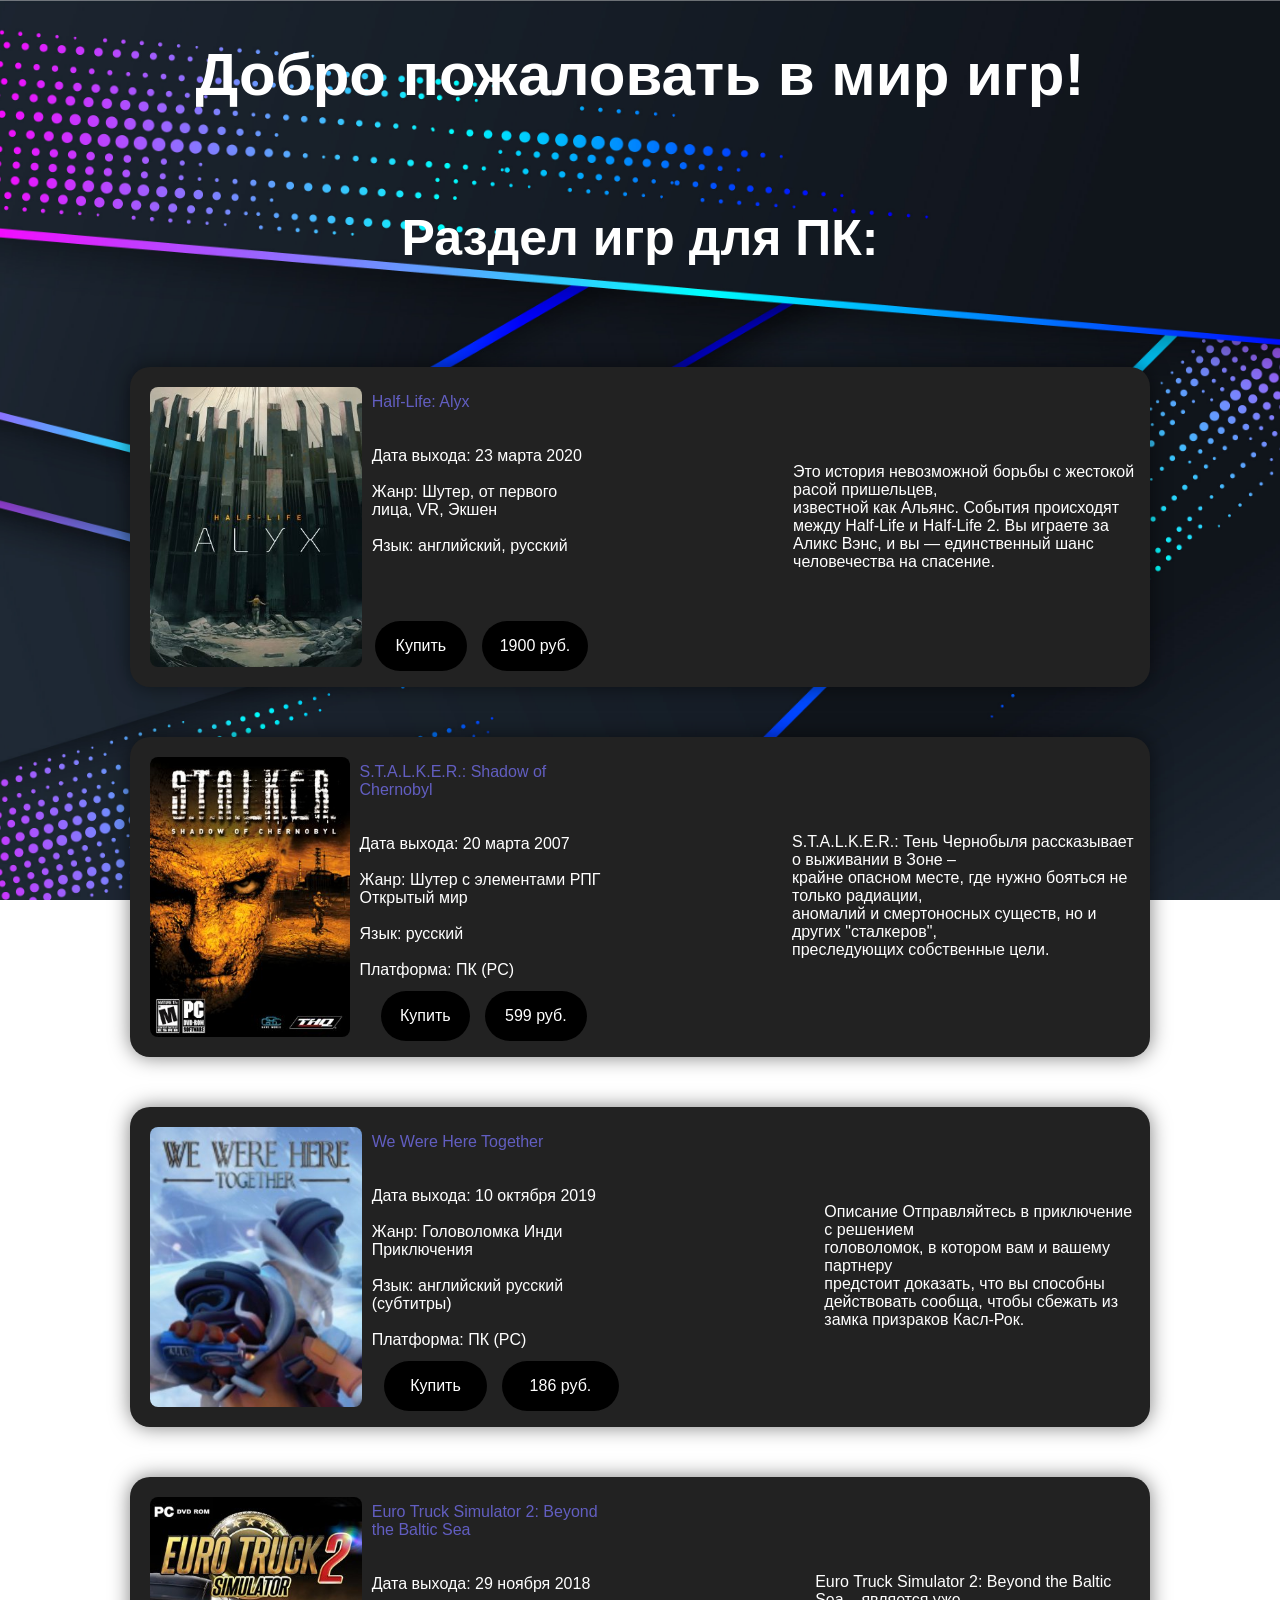
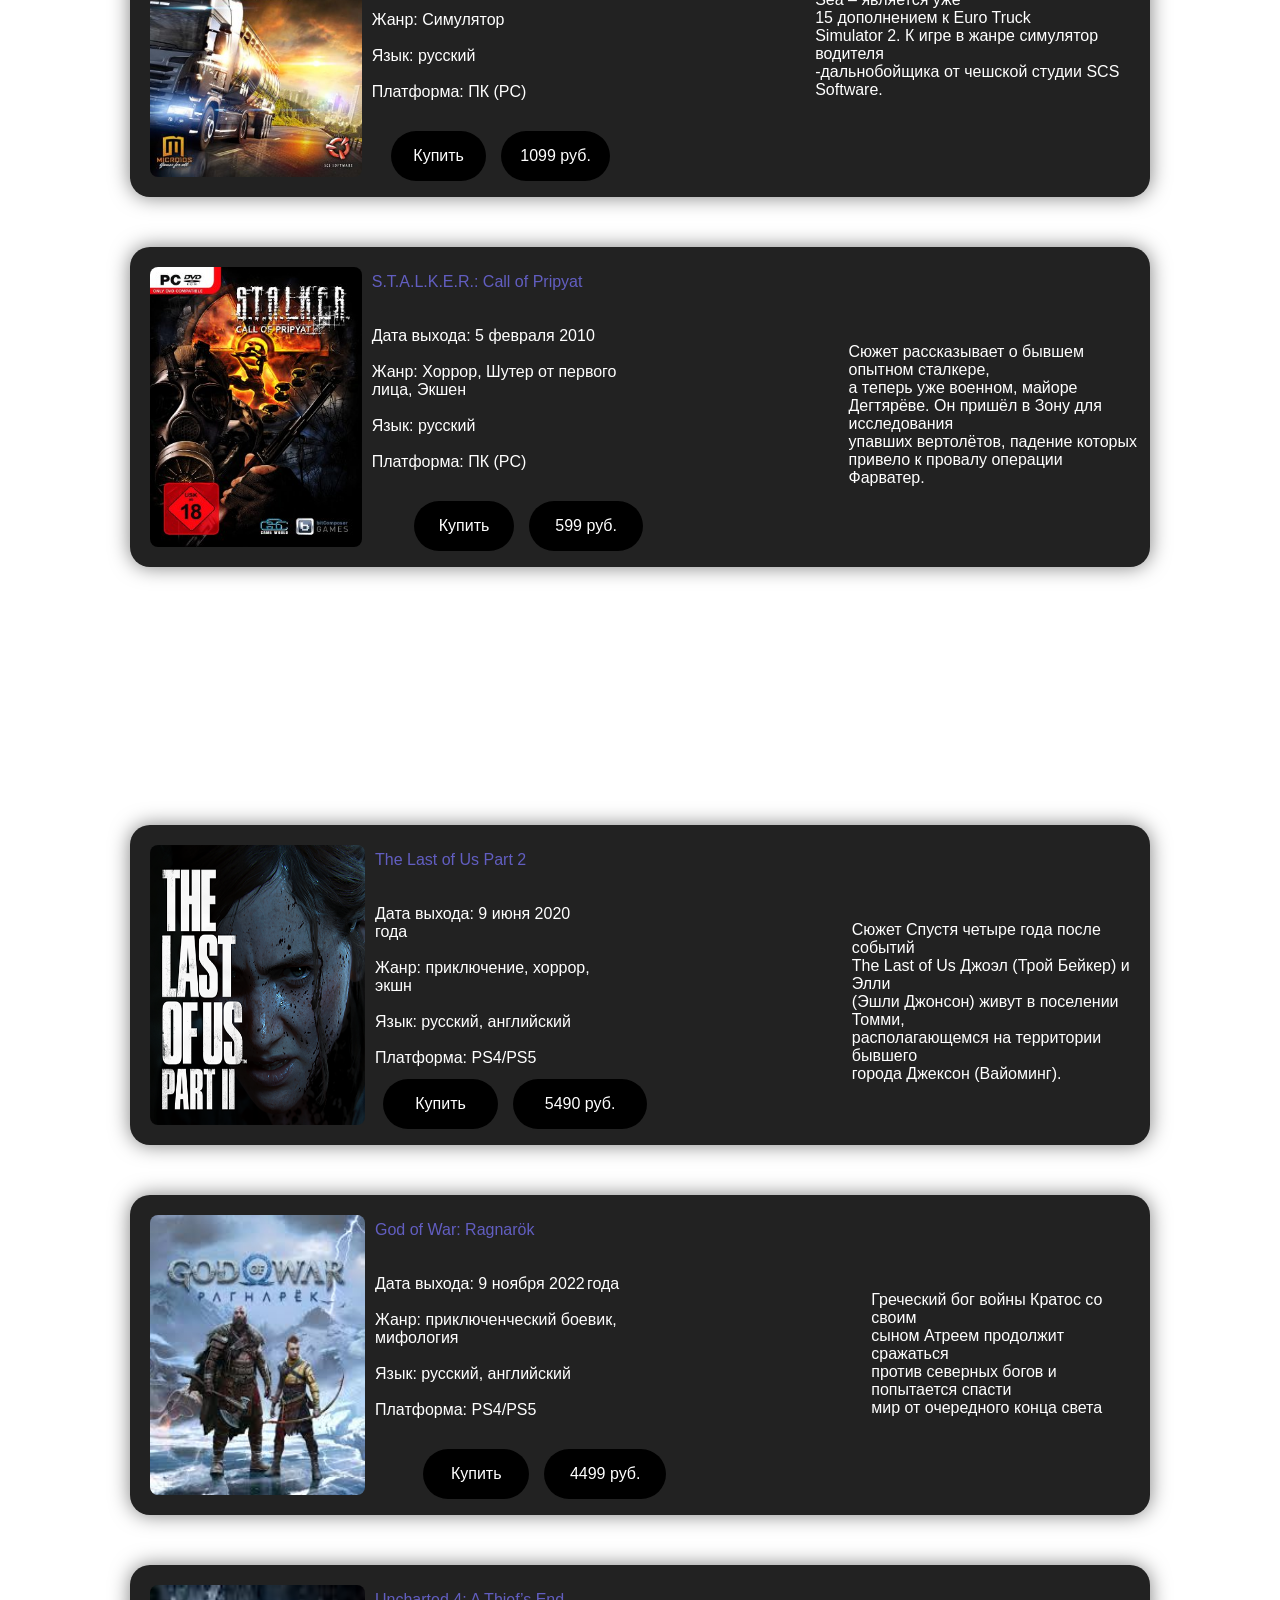
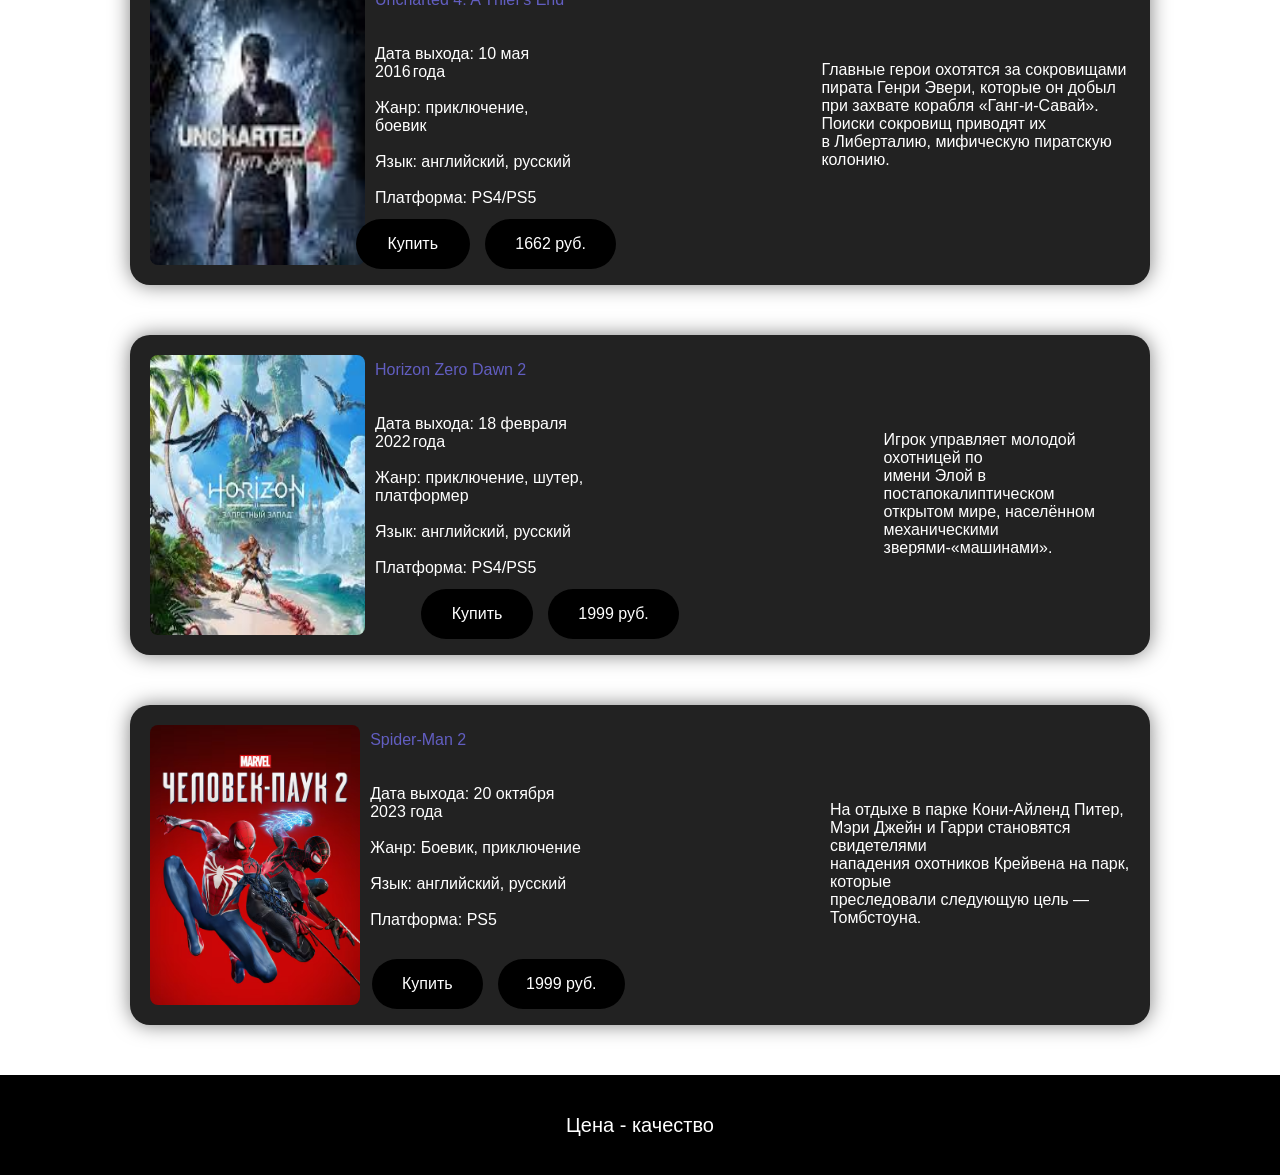
<file: index.html>
<!DOCTYPE html>
<html lang="ru">
<head>
    <meta charset="UTF-8">
    <meta name="viewport" content="width=device-width, initial-scale=1.0">
    <link rel="stylesheet" href="style.css">
    <link rel="icon" href="imge/Brjyrf.png">
    <title>Магазин</title>
</head>
<body>
    <header>
        <h1>Добро пожаловать в мир игр!</h1>
        <nav>
            <div class="reg"><a href="Register.html">Регистрация</a></div>
            <div class="aft"><a href="Vhod.html">Авторизация</a></div>
        </nav>
    </header>
    <section>
        <h2 class="PC">Раздел игр для ПК:</h2>
        <div class="game">
            <img src="imge/HALFLIFE.png" alt="">
            <p class="Half-Life">
                <span>Half-Life: Alyx</span><br><br><br>
                Дата выхода: 23 марта 2020 <br><br>
                Жанр: Шутер, от первого лица, VR, Экшен <br><br>
                Язык: английский, русский <br>
            </p>
            <div class="buy">
                <a href="halflife.html">Купить</a>
            </div><br>
            <div class="platy">
                1900 руб.
            </div>
            <p class="history">
                Это история невозможной борьбы с жестокой расой пришельцев,<br>
                известной как Альянс. События происходят<br>
                между Half-Life и Half-Life 2. Вы играете за<br>
                Аликс Вэнс, и вы — единственный шанс<br>
                человечества на спасение. 
            </p>
        </div>
    </section>
    <section>
        <div class="game">
            <img src="imge/Без названия.png" alt="">
            <p>
                <span>S.T.A.L.K.E.R.: Shadow of Chernobyl</span> <br><br><br>
                Дата выхода: 20 марта 2007 <br><br>
                Жанр: Шутер с элементами РПГ Открытый мир <br><br>
                Язык: русский <br><br>
                Платформа: ПК (PC)
            </p>
            <div class="buy">
                <a href="STALKERShadowofChernobyl.html">Купить</a>
            </div><br>
            <div class="platy">
                599 руб.
            </div>
            <p class="history">
                S.T.A.L.K.E.R.: Тень Чернобыля рассказывает о выживании в Зоне –<br>
                крайне опасном месте, где нужно бояться не только радиации,<br>
                аномалий и смертоносных существ, но и других "сталкеров",<br>
                преследующих собственные цели.
            </p>
        </div>
    </section>
    <section>
        <div class="game">
            <img src="imge/we were here together.png" alt="">
            <p>
                <span>We Were Here Together</span> <br><br><br>
                Дата выхода: 10 октября 2019 <br><br>
                Жанр: Головоломка Инди Приключения <br><br>
                Язык: английский русский (субтитры) <br><br>
                Платформа: ПК (PC)
            </p>
            <div class="buy">
                <a href="WeWereHereTogether.html">Купить</a>
            </div><br>
            <div class="platy">
                186 руб.
            </div>
            <p class="history">
                Описание Отправляйтесь в приключение с решением <br>
                головоломок, в котором вам и вашему партнеру <br>
                предстоит доказать, что вы способны <br>
                действовать сообща, чтобы сбежать из<br>
                замка призраков Касл-Рок. 
            </p>
        </div>
    </section>
    <section>
        <div class="game">
            <img src="imge/Euro.png" alt="">
            <p>
                <span>Euro Truck Simulator 2: Beyond the Baltic Sea</span> <br><br><br>
                Дата выхода: 29 ноября 2018 <br><br>
                Жанр: Симулятор <br><br>
                Язык: русский <br><br>
                Платформа: ПК (PC)
            </p>
            <div class="buy">
                <a href="EuroTruckSimulator.html">Купить</a>
            </div><br>
            <div class="platy">
                1099 руб.
            </div>
            <p class="history">
                Euro Truck Simulator 2: Beyond the Baltic Sea – является уже<br>
                15 дополнением к Euro Truck <br>
                Simulator 2. К игре в жанре симулятор водителя<br>
                -дальнобойщика от чешской студии SCS Software.
            </p>
        </div>
    </section>
    <section>
        <div class="game">
            <img src="imge/Stalker.png" alt="">
            <p>
                <span>S.T.A.L.K.E.R.: Call of Pripyat</span> <br><br><br>
                Дата выхода: 5 февраля 2010 <br><br>
                Жанр: Хоррор, Шутер от первого лица, Экшен <br><br>
                Язык: русский <br><br>
                Платформа: ПК (PC)
            </p>
            <div class="buy">
                <a href="STALKERCallofPripyat.html">Купить</a>
            </div><br>
            <div class="platy">
                599 руб.
            </div>
            <p class="history">
                Сюжет рассказывает о бывшем опытном сталкере, <br>
                а теперь уже военном, майоре<br>
                Дегтярёве. Он пришёл в Зону для исследования<br>
                упавших вертолётов, падение которых <br>
                привело к провалу операции Фарватер.<br>
            </p>
        </div>
    </section>
    <section>
        <h2 class="PC">Раздел игр для PS4/PS5 и ПК</h2>
        <div class="game">
            <img src="imge/The_last_of_us_2_cover.png" alt="">
            <p>
                <span>The Last of Us Part 2</span> <br><br><br>
                Дата выхода: 9 июня 2020 года <br><br>
                Жанр: приключение, хоррор, экшн <br><br>
                Язык: русский, английский <br><br>
                Платформа: PS4/PS5
            </p>
            <div class="buy">
                <a href="TheLastofUs.html">Купить</a>
            </div><br>
            <div class="platy">
                5490 руб.
            </div>
            <p class="history">
                Сюжет Спустя четыре года после событий <br>
                The Last of Us Джоэл (Трой Бейкер) и Элли<br>
                (Эшли Джонсон) живут в поселении Томми,<br>
                располагающемся на территории бывшего<br>
                города Джексон (Вайоминг).<br>
            </p>
        </div>
    </section>
    <section>
        <div class="game">
            <img src="imge/Ragnarok.jpg" alt="">
            <p>
                <span>God of War: Ragnarök</span> <br><br><br>
                Дата выхода: 9 ноября 2022 года <br><br>
                Жанр: приключенческий боевик, мифология <br><br>
                Язык: русский, английский <br><br>
                Платформа: PS4/PS5
            </p>
            <div class="buy">
                <a href="godOfWar.html">Купить</a>
            </div><br>
            <div class="platy">
                4499 руб.
            </div>
            <p class="history">
                Греческий бог войны Кратос со своим <br>
                сыном Атреем продолжит сражаться <br>
                против северных богов и попытается спасти<br>
                мир от очередного конца света<br>
            </p>
        </div>
    </section>
    <section>
        <div class="game">
            <img src="imge/Uncharted.jpg" alt="">
            <p>
                <span>Uncharted 4: A Thief’s End</span> <br><br><br>
                Дата выхода: 10 мая 2016 года <br><br>
                Жанр: приключение, боевик <br><br>
                Язык: английский, русский <br><br>
                Платформа: PS4/PS5
            </p>
            <div class="buy">
                <a href="Uncharted.html">Купить</a>
            </div><br>
            <div class="platy">
                1662 руб.
            </div>
            <p class="history"> 
                Главные герои охотятся за сокровищами<br>
                пирата Генри Эвери, которые он добыл<br>
                при захвате корабля «Ганг-и-Савай». <br>
                Поиски сокровищ приводят их<br>
                в Либерталию, мифическую пиратскую колонию.<br>
            </p>
        </div>
    </section>
    <section>
        <div class="game">
            <img src="imge/Horizon.jpg" alt="">
            <p>
                <span>Horizon Zero Dawn 2</span> <br><br><br>
                Дата выхода: 18 февраля 2022 года <br><br>
                Жанр: приключение, шутер, платформер <br><br>
                Язык: английский, русский <br><br>
                Платформа: PS4/PS5
            </p>
            <div class="buy">
                <a href="horizon.html">Купить</a>
            </div><br>
            <div class="platy">
                1999 руб.
            </div>
            <p class="history">
                Игрок управляет молодой охотницей по <br>
                имени Элой в постапокалиптическом<br>
                открытом мире, населённом <br>
                механическими зверями-«машинами».
            </p>
        </div>
    </section>
    <section>
        <div class="game">
            <img src="imge/Marvel’sSpiderMan2.png" alt="">
            <p>
                <span>Spider-Man 2</span> <br><br><br>
                Дата выхода: 20 октября 2023 года <br><br>
                Жанр: Боевик, приключение <br><br>
                Язык: английский, русский <br><br>
                Платформа: PS5
            </p>
            <div class="buy">
                <a href="spider.html">Купить</a>
            </div><br>
            <div class="platy">
                1999 руб.
            </div>
            <p class="history">
                На отдыхе в парке Кони-Айленд Питер,<br>
                Мэри Джейн и Гарри становятся свидетелями<br>
                нападения охотников Крейвена на парк, которые<br>
                преследовали следующую цель — Томбстоуна. <br>
            </p>
        </div>
    </section>
    <footer>
        Цена - качество
    </footer>
</body>
</html>
</file>
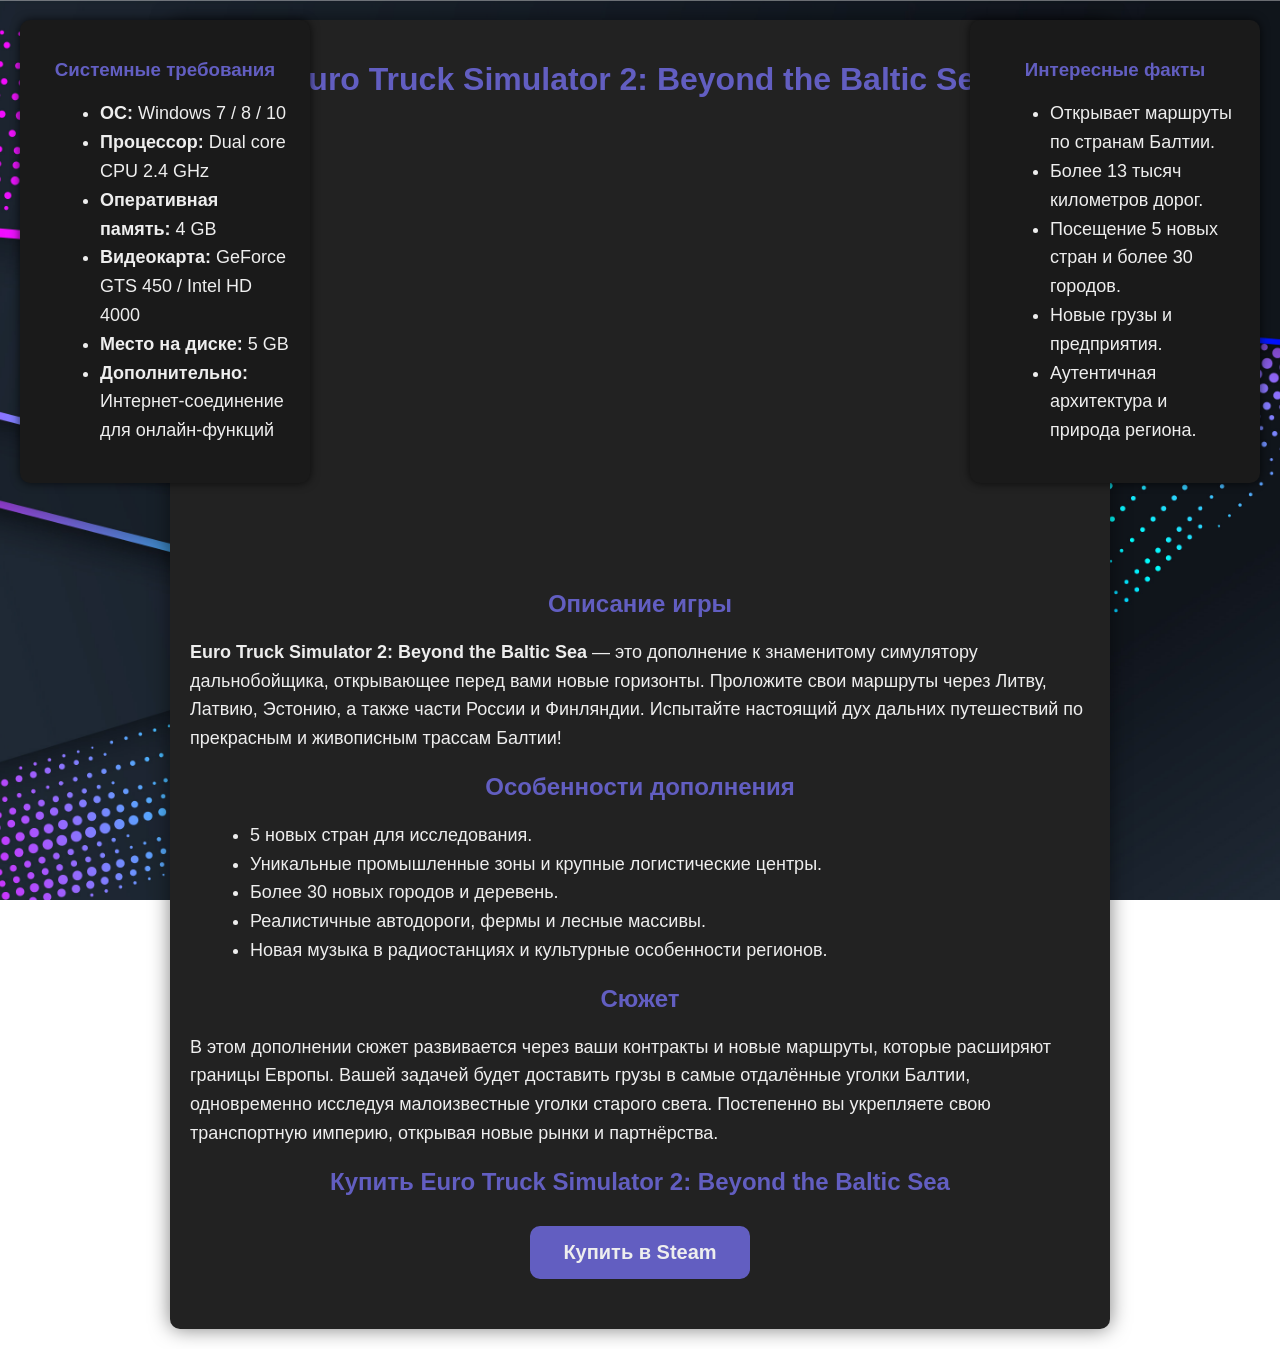
<file: EuroTruckSimulator.html>
<!DOCTYPE html>
<html lang="en">
<head>
    <meta charset="UTF-8">
    <meta name="viewport" content="width=device-width, initial-scale=1.0">
    <link rel="stylesheet" href="okno.css">
    <title>Euro Truck Simulator 2: Beyond the Baltic Sea</title>
</head>
<body>
    <div class="sidebar left">
        <h3>Системные требования</h3>
        <ul>
            <li><strong>ОС:</strong> Windows 7 / 8 / 10</li>
            <li><strong>Процессор:</strong> Dual core CPU 2.4 GHz</li>
            <li><strong>Оперативная память:</strong> 4 GB</li>
            <li><strong>Видеокарта:</strong> GeForce GTS 450 / Intel HD 4000</li>
            <li><strong>Место на диске:</strong> 5 GB</li>
            <li><strong>Дополнительно:</strong> Интернет-соединение для онлайн-функций</li>
        </ul>
    </div>

    <div class="sidebar right">
        <h3>Интересные факты</h3>
        <ul>
            <li>Открывает маршруты по странам Балтии.</li>
            <li>Более 13 тысяч километров дорог.</li>
            <li>Посещение 5 новых стран и более 30 городов.</li>
            <li>Новые грузы и предприятия.</li>
            <li>Аутентичная архитектура и природа региона.</li>
        </ul>
    </div>

    <div class="content">
        <h1>Euro Truck Simulator 2: Beyond the Baltic Sea</h1>

        <iframe 
            width="800" 
            height="450" 
            src="https://rutube.ru/play/embed/0603c808d3d467a8e12e757f3e6ce1b0/" 
            frameborder="0" 
            allowfullscreen>
        </iframe>

        <h2>Описание игры</h2>
        <p>
            <strong>Euro Truck Simulator 2: Beyond the Baltic Sea</strong> — это дополнение к знаменитому симулятору дальнобойщика, открывающее перед вами новые горизонты.
            Проложите свои маршруты через Литву, Латвию, Эстонию, а также части России и Финляндии. Испытайте настоящий дух дальних путешествий по прекрасным и живописным трассам Балтии!
        </p>

        <h2>Особенности дополнения</h2>
        <ul>
            <li>5 новых стран для исследования.</li>
            <li>Уникальные промышленные зоны и крупные логистические центры.</li>
            <li>Более 30 новых городов и деревень.</li>
            <li>Реалистичные автодороги, фермы и лесные массивы.</li>
            <li>Новая музыка в радиостанциях и культурные особенности регионов.</li>
        </ul>

        <h2>Сюжет</h2>
        <p>
            В этом дополнении сюжет развивается через ваши контракты и новые маршруты, которые расширяют границы Европы.
            Вашей задачей будет доставить грузы в самые отдалённые уголки Балтии, одновременно исследуя малоизвестные уголки старого света.
            Постепенно вы укрепляете свою транспортную империю, открывая новые рынки и партнёрства.
        </p>

        <h2>Купить Euro Truck Simulator 2: Beyond the Baltic Sea</h2>
        <a href="https://store.steampowered.com/app/933660/Euro_Truck_Simulator_2_Beyond_the_Baltic_Sea/" class="buy-button" target="_blank">
            Купить в Steam
        </a>
    </div>

</body>
</html>
</file>
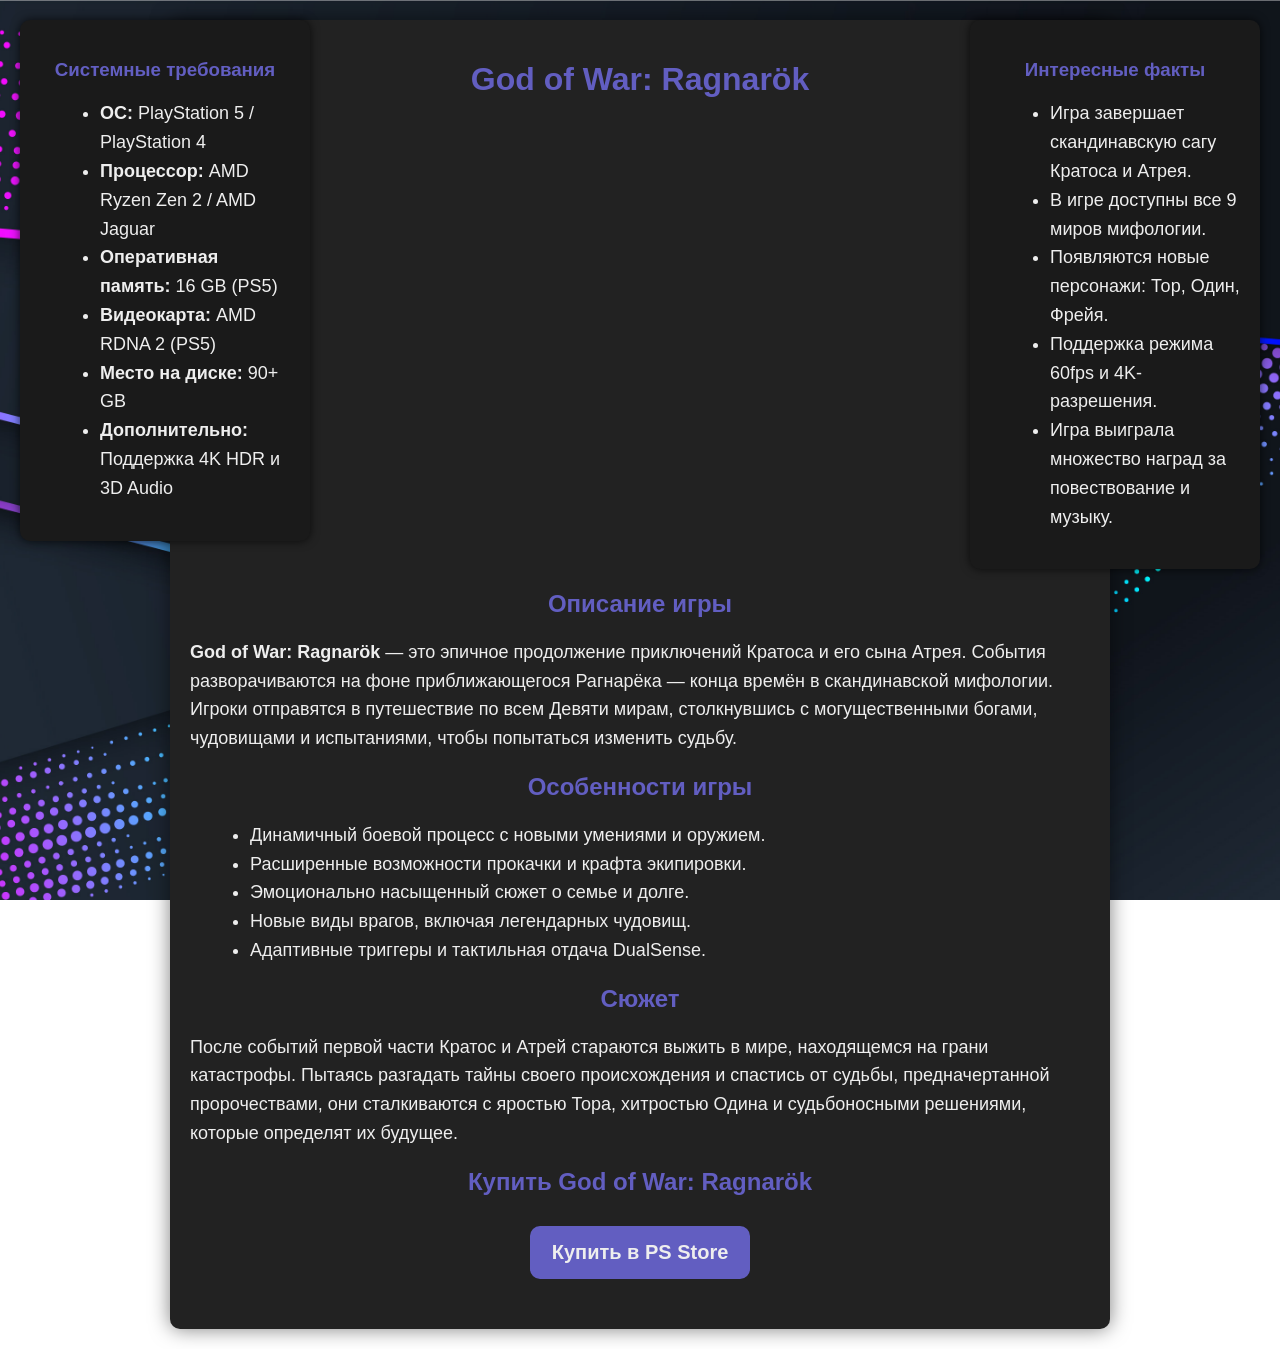
<file: godOfWar.html>
<!DOCTYPE html>
<html lang="en">
<head>
    <meta charset="UTF-8">
    <meta name="viewport" content="width=device-width, initial-scale=1.0">
    <link rel="stylesheet" href="okno.css">
    <title>God of War: Ragnarök</title>
</head>
<body>
    <div class="sidebar left">
        <h3>Системные требования</h3>
        <ul>
            <li><strong>ОС:</strong> PlayStation 5 / PlayStation 4</li>
            <li><strong>Процессор:</strong> AMD Ryzen Zen 2 / AMD Jaguar</li>
            <li><strong>Оперативная память:</strong> 16 GB (PS5)</li>
            <li><strong>Видеокарта:</strong> AMD RDNA 2 (PS5)</li>
            <li><strong>Место на диске:</strong> 90+ GB</li>
            <li><strong>Дополнительно:</strong> Поддержка 4K HDR и 3D Audio</li>
        </ul>
    </div>

    <div class="sidebar right">
        <h3>Интересные факты</h3>
        <ul>
            <li>Игра завершает скандинавскую сагу Кратоса и Атрея.</li>
            <li>В игре доступны все 9 миров мифологии.</li>
            <li>Появляются новые персонажи: Тор, Один, Фрейя.</li>
            <li>Поддержка режима 60fps и 4K-разрешения.</li>
            <li>Игра выиграла множество наград за повествование и музыку.</li>
        </ul>
    </div>

    <div class="content">
        <h1>God of War: Ragnarök</h1>

        <iframe 
            width="800" 
            height="450" 
            src="https://rutube.ru/play/embed/6b978a9fe796b35dedab28d9588f4720/" 
            frameborder="0" 
            allowfullscreen>
        </iframe>

        <h2>Описание игры</h2>
        <p>
            <strong>God of War: Ragnarök</strong> — это эпичное продолжение приключений Кратоса и его сына Атрея.
            События разворачиваются на фоне приближающегося Рагнарёка — конца времён в скандинавской мифологии.
            Игроки отправятся в путешествие по всем Девяти мирам, столкнувшись с могущественными богами, чудовищами и испытаниями,
            чтобы попытаться изменить судьбу.
        </p>

        <h2>Особенности игры</h2>
        <ul>
            <li>Динамичный боевой процесс с новыми умениями и оружием.</li>
            <li>Расширенные возможности прокачки и крафта экипировки.</li>
            <li>Эмоционально насыщенный сюжет о семье и долге.</li>
            <li>Новые виды врагов, включая легендарных чудовищ.</li>
            <li>Адаптивные триггеры и тактильная отдача DualSense.</li>
        </ul>

        <h2>Сюжет</h2>
        <p>
            После событий первой части Кратос и Атрей стараются выжить в мире, находящемся на грани катастрофы.
            Пытаясь разгадать тайны своего происхождения и спастись от судьбы, предначертанной пророчествами,
            они сталкиваются с яростью Тора, хитростью Одина и судьбоносными решениями, которые определят их будущее.
        </p>

        <h2>Купить God of War: Ragnarök</h2>
        <a href="https://store.playstation.com/ru-ru/product/EP9000-PPSA01400_00-GODWAR2RAGNAROK00" class="buy-button" target="_blank">
            Купить в PS Store
        </a>
    </div>
</body>
</html>
</file>
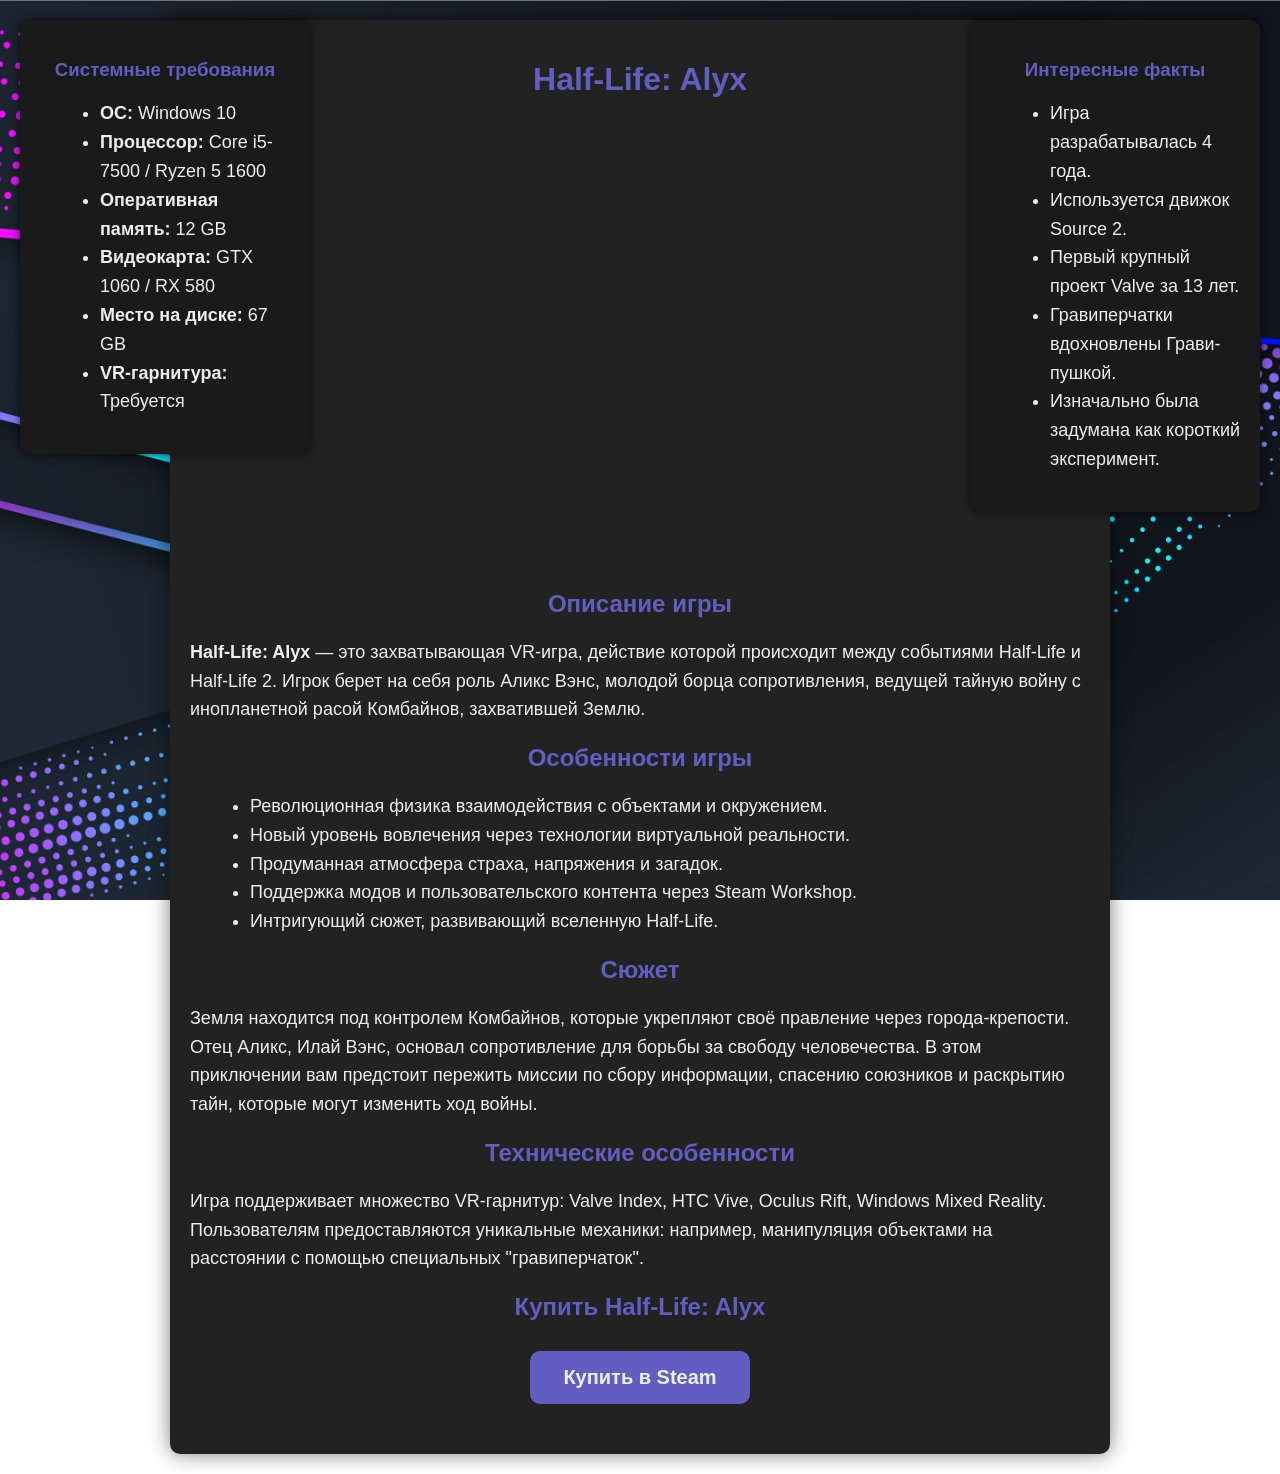
<file: halflife.html>
<!DOCTYPE html>
<html lang="ru">
<head>
    <meta charset="UTF-8">
    <meta name="viewport" content="width=device-width, initial-scale=1.0">
    <link rel="stylesheet" href="okno.css">
    <title>half-life:Alyx</title>
</head>
<body>
    <div class="sidebar left">
        <h3>Системные требования</h3>
        <ul>
            <li><strong>ОС:</strong> Windows 10</li>
            <li><strong>Процессор:</strong> Core i5-7500 / Ryzen 5 1600</li>
            <li><strong>Оперативная память:</strong> 12 GB</li>
            <li><strong>Видеокарта:</strong> GTX 1060 / RX 580</li>
            <li><strong>Место на диске:</strong> 67 GB</li>
            <li><strong>VR-гарнитура:</strong> Требуется</li>
        </ul>
    </div>

    <div class="sidebar right">
        <h3>Интересные факты</h3>
        <ul>
            <li>Игра разрабатывалась 4 года.</li>
            <li>Используется движок Source 2.</li>
            <li>Первый крупный проект Valve за 13 лет.</li>
            <li>Гравиперчатки вдохновлены Грави-пушкой.</li>
            <li>Изначально была задумана как короткий эксперимент.</li>
        </ul>
    </div>

    <div class="content">
        <h1>Half-Life: Alyx</h1>

        <iframe 
            width="800" 
            height="450" 
            src="https://rutube.ru/play/embed/1398ddf27df1102c7965125c084392b4/" 
            frameborder="0" 
            allowfullscreen>
        </iframe>

        <h2>Описание игры</h2>
        <p>
            <strong>Half-Life: Alyx</strong> — это захватывающая VR-игра, действие которой происходит между событиями Half-Life и Half-Life 2. 
            Игрок берет на себя роль Аликс Вэнс, молодой борца сопротивления, ведущей тайную войну с инопланетной расой Комбайнов, захватившей Землю.
        </p>

        <h2>Особенности игры</h2>
        <ul>
            <li>Революционная физика взаимодействия с объектами и окружением.</li>
            <li>Новый уровень вовлечения через технологии виртуальной реальности.</li>
            <li>Продуманная атмосфера страха, напряжения и загадок.</li>
            <li>Поддержка модов и пользовательского контента через Steam Workshop.</li>
            <li>Интригующий сюжет, развивающий вселенную Half-Life.</li>
        </ul>

        <h2>Сюжет</h2>
        <p>
            Земля находится под контролем Комбайнов, которые укрепляют своё правление через города-крепости. 
            Отец Аликс, Илай Вэнс, основал сопротивление для борьбы за свободу человечества. 
            В этом приключении вам предстоит пережить миссии по сбору информации, спасению союзников и раскрытию тайн, которые могут изменить ход войны.
        </p>

        <h2>Технические особенности</h2>
        <p>
            Игра поддерживает множество VR-гарнитур: Valve Index, HTC Vive, Oculus Rift, Windows Mixed Reality.
            Пользователям предоставляются уникальные механики: например, манипуляция объектами на расстоянии с помощью специальных "гравиперчаток".
        </p>

        <h2>Купить Half-Life: Alyx</h2>
        <a href="https://store.steampowered.com/app/546560/HalfLife_Alyx/" class="buy-button" target="_blank">
            Купить в Steam
        </a>
    </div>
</body>
</html>
</file>
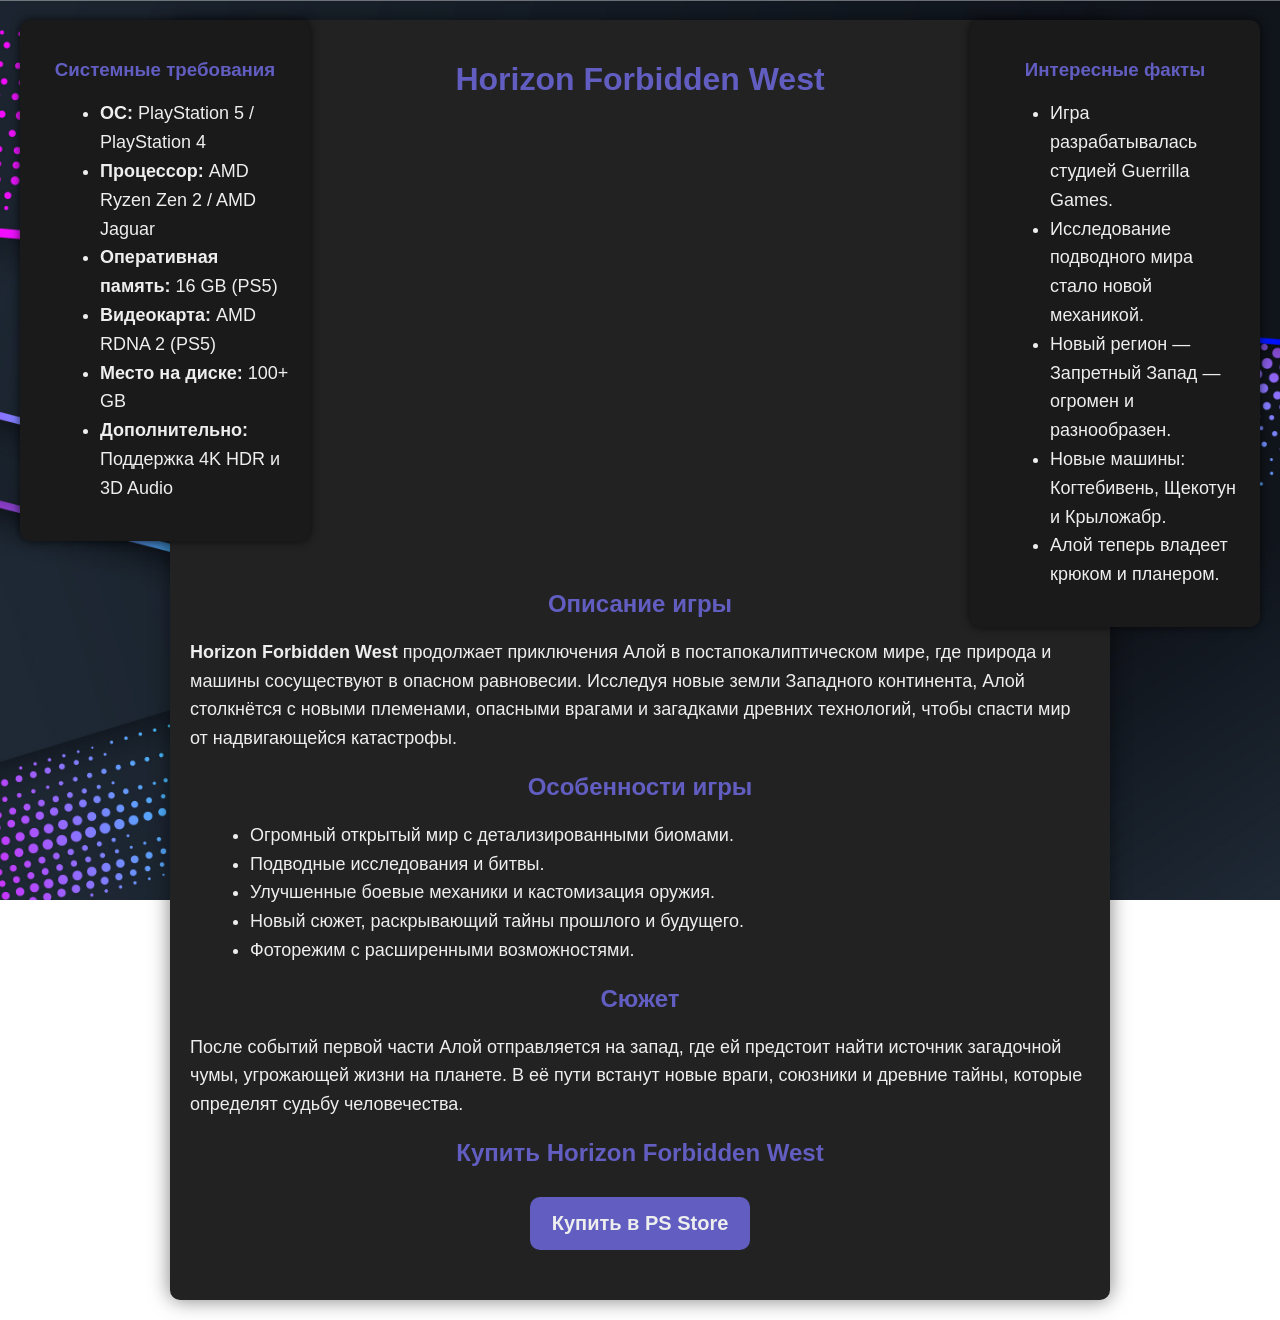
<file: horizon.html>
<!DOCTYPE html>
<html lang="en">
<head>
    <meta charset="UTF-8">
    <meta name="viewport" content="width=device-width, initial-scale=1.0">
    <link rel="stylesheet" href="okno.css">
    <title>Horizon Zero Dawn 2</title>
</head>
<body>
    <div class="sidebar left">
        <h3>Системные требования</h3>
        <ul>
            <li><strong>ОС:</strong> PlayStation 5 / PlayStation 4</li>
            <li><strong>Процессор:</strong> AMD Ryzen Zen 2 / AMD Jaguar</li>
            <li><strong>Оперативная память:</strong> 16 GB (PS5)</li>
            <li><strong>Видеокарта:</strong> AMD RDNA 2 (PS5)</li>
            <li><strong>Место на диске:</strong> 100+ GB</li>
            <li><strong>Дополнительно:</strong> Поддержка 4K HDR и 3D Audio</li>
        </ul>
    </div>

    <div class="sidebar right">
        <h3>Интересные факты</h3>
        <ul>
            <li>Игра разрабатывалась студией Guerrilla Games.</li>
            <li>Исследование подводного мира стало новой механикой.</li>
            <li>Новый регион — Запретный Запад — огромен и разнообразен.</li>
            <li>Новые машины: Когтебивень, Щекотун и Крыложабр.</li>
            <li>Алой теперь владеет крюком и планером.</li>
        </ul>
    </div>

    <div class="content">
        <h1>Horizon Forbidden West</h1>

        <iframe 
            width="800" 
            height="450" 
            src="https://rutube.ru/play/embed/8060a68266ca5e8728abfd87a1ad34d1/" 
            frameborder="0" 
            allowfullscreen>
        </iframe>

        <h2>Описание игры</h2>
        <p>
            <strong>Horizon Forbidden West</strong> продолжает приключения Алой в постапокалиптическом мире,
            где природа и машины сосуществуют в опасном равновесии.  
            Исследуя новые земли Западного континента, Алой столкнётся с новыми племенами, опасными врагами и
            загадками древних технологий, чтобы спасти мир от надвигающейся катастрофы.
        </p>

        <h2>Особенности игры</h2>
        <ul>
            <li>Огромный открытый мир с детализированными биомами.</li>
            <li>Подводные исследования и битвы.</li>
            <li>Улучшенные боевые механики и кастомизация оружия.</li>
            <li>Новый сюжет, раскрывающий тайны прошлого и будущего.</li>
            <li>Фоторежим с расширенными возможностями.</li>
        </ul>

        <h2>Сюжет</h2>
        <p>
            После событий первой части Алой отправляется на запад,
            где ей предстоит найти источник загадочной чумы, угрожающей жизни на планете.
            В её пути встанут новые враги, союзники и древние тайны, которые определят судьбу человечества.
        </p>

        <h2>Купить Horizon Forbidden West</h2>
        <a href="https://store.playstation.com/ru-ru/product/EP9000-PPSA01490_00-HRZFWSTANDARD000" class="buy-button" target="_blank">
            Купить в PS Store
        </a>
    </div>

</body>
</html>
</file>
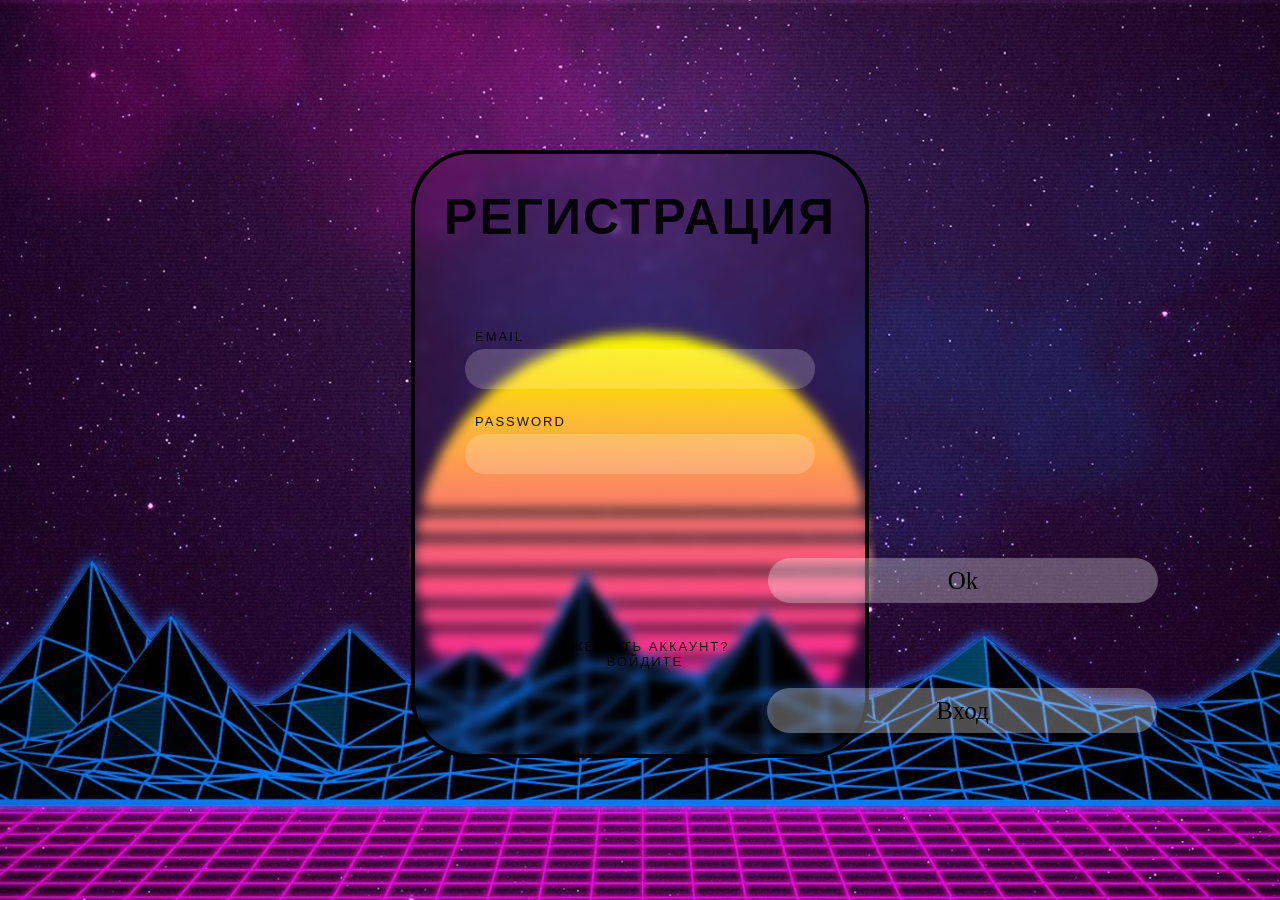
<file: Register.html>
<!DOCTYPE html>
<html lang="ru">
<head>
    <meta charset="UTF-8">
    <meta name="viewport" content="width=device-width, initial-scale=1.0">
    <link rel="stylesheet" href="RegisterStyle.css">
    <link rel="icon" href="imge/Brjyrf.png">
    <title>Регистрация</title>
</head>
<body>
    <div class="register">
        <h1>Регистрация</h1>
        <form action="">
            <label>Email</label>
            <input type="email">
            <label for="">Password</label>
            <input type="password">
            <label for="" class="akk">Уже есть аккаунт?<br>Войдите</label>
        </form>
    </div>
    <div class="btn1">
        <a href="index.html" class="ok">Ok</a>
    </div>
    <div class="btn">
        <a href="Vhod.html">Вход</a>
    </div>
</body>
</html>
</file>
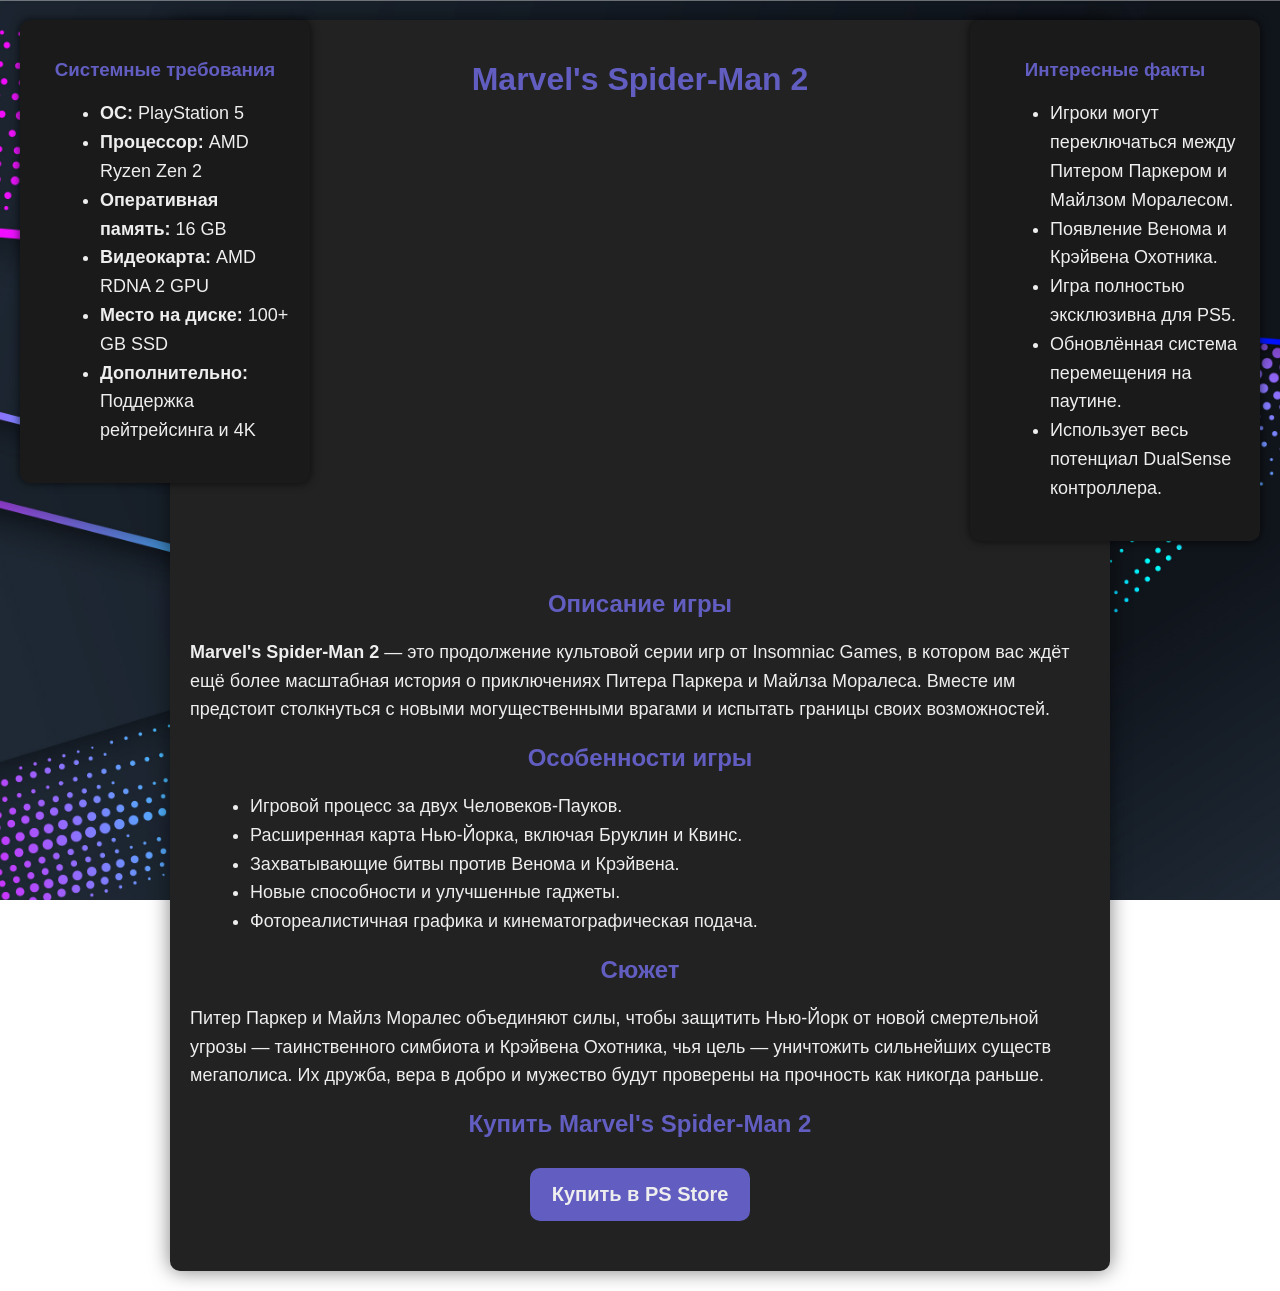
<file: spider.html>
<!DOCTYPE html>
<html lang="en">
<head>
    <meta charset="UTF-8">
    <meta name="viewport" content="width=device-width, initial-scale=1.0">
    <link rel="stylesheet" href="okno.css">
    <title>Spider-Man 2</title>
</head>
<body>
    <div class="sidebar left">
        <h3>Системные требования</h3>
        <ul>
            <li><strong>ОС:</strong> PlayStation 5</li>
            <li><strong>Процессор:</strong> AMD Ryzen Zen 2</li>
            <li><strong>Оперативная память:</strong> 16 GB</li>
            <li><strong>Видеокарта:</strong> AMD RDNA 2 GPU</li>
            <li><strong>Место на диске:</strong> 100+ GB SSD</li>
            <li><strong>Дополнительно:</strong> Поддержка рейтрейсинга и 4K</li>
        </ul>
    </div>

    <div class="sidebar right">
        <h3>Интересные факты</h3>
        <ul>
            <li>Игроки могут переключаться между Питером Паркером и Майлзом Моралесом.</li>
            <li>Появление Венома и Крэйвена Охотника.</li>
            <li>Игра полностью эксклюзивна для PS5.</li>
            <li>Обновлённая система перемещения на паутине.</li>
            <li>Использует весь потенциал DualSense контроллера.</li>
        </ul>
    </div>

    <div class="content">
        <h1>Marvel's Spider-Man 2</h1>

        <iframe 
            width="800" 
            height="450" 
            src="https://rutube.ru/play/embed/41ea1c5de201a44bdb9e4ff3fd29810a/" 
            frameborder="0" 
            allowfullscreen>
        </iframe>

        <h2>Описание игры</h2>
        <p>
            <strong>Marvel's Spider-Man 2</strong> — это продолжение культовой серии игр от Insomniac Games,
            в котором вас ждёт ещё более масштабная история о приключениях Питера Паркера и Майлза Моралеса.
            Вместе им предстоит столкнуться с новыми могущественными врагами и испытать границы своих возможностей.
        </p>

        <h2>Особенности игры</h2>
        <ul>
            <li>Игровой процесс за двух Человеков-Пауков.</li>
            <li>Расширенная карта Нью-Йорка, включая Бруклин и Квинс.</li>
            <li>Захватывающие битвы против Венома и Крэйвена.</li>
            <li>Новые способности и улучшенные гаджеты.</li>
            <li>Фотореалистичная графика и кинематографическая подача.</li>
        </ul>

        <h2>Сюжет</h2>
        <p>
            Питер Паркер и Майлз Моралес объединяют силы, чтобы защитить Нью-Йорк от новой смертельной угрозы —
            таинственного симбиота и Крэйвена Охотника, чья цель — уничтожить сильнейших существ мегаполиса.
            Их дружба, вера в добро и мужество будут проверены на прочность как никогда раньше.
        </p>

        <h2>Купить Marvel's Spider-Man 2</h2>
        <a href="https://store.playstation.com/ru-ru/product/EP9000-PPSA16156_00-MARVELSSM2PS5STN" class="buy-button" target="_blank">
            Купить в PS Store
        </a>
    </div>
</body>
</html>
</file>
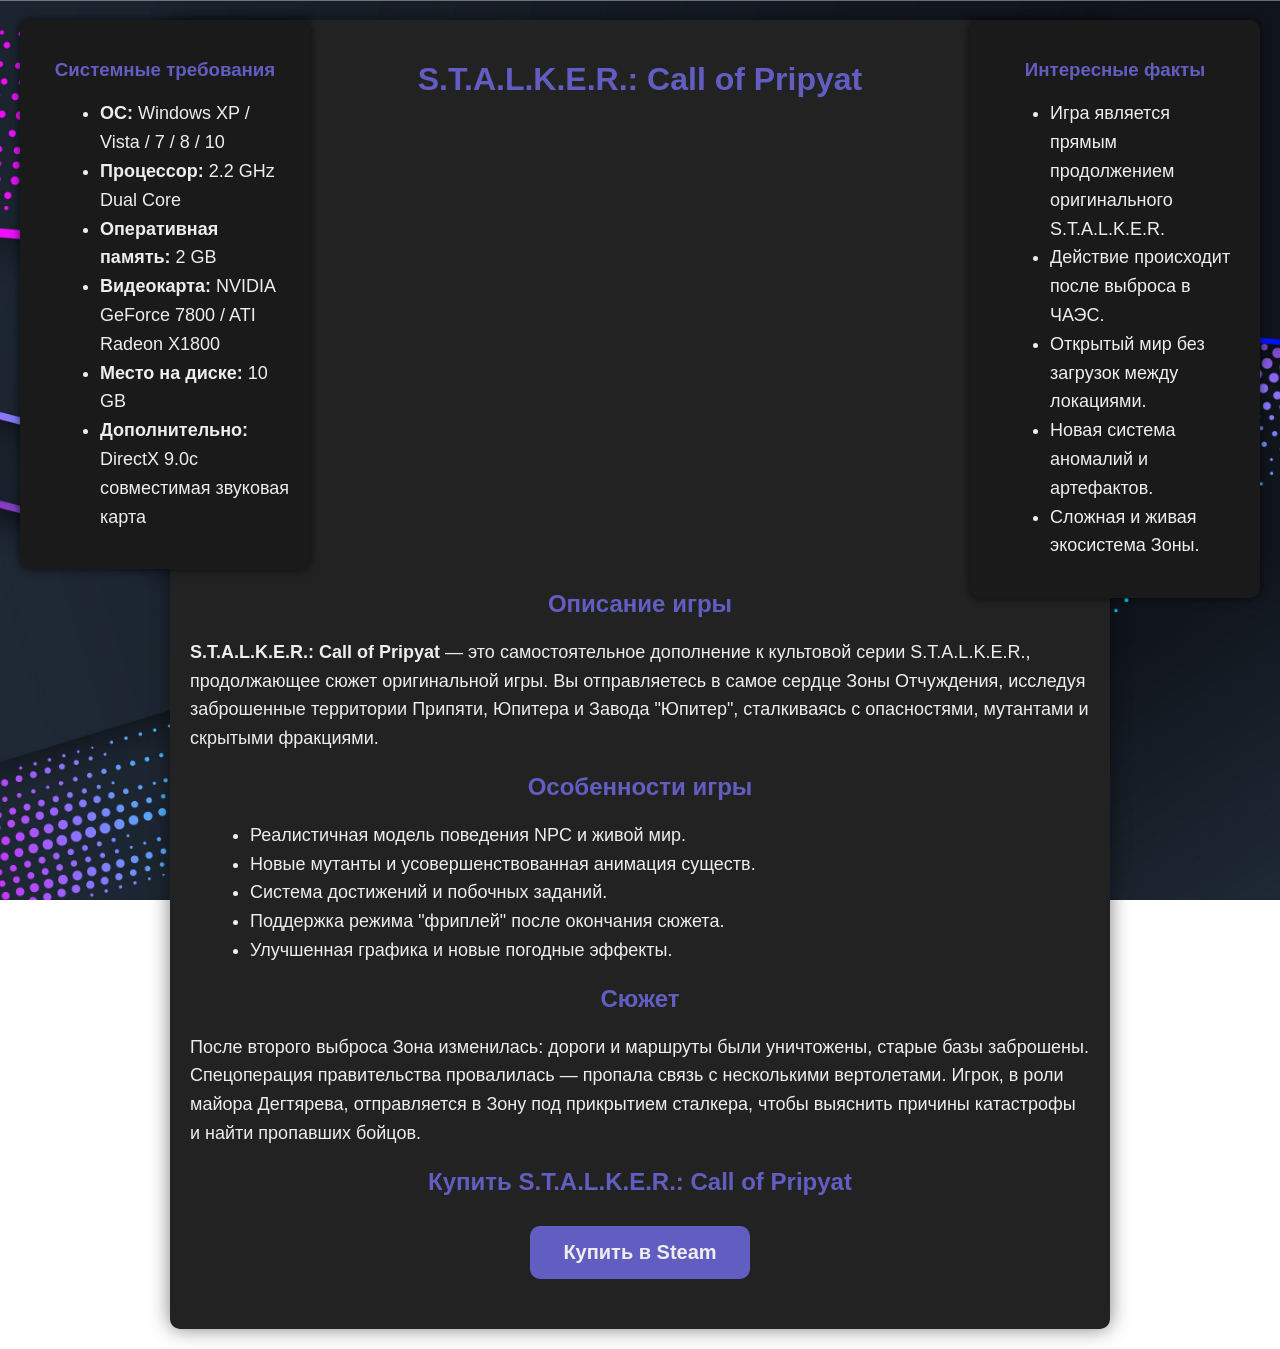
<file: STALKERCallofPripyat.html>
<!DOCTYPE html>
<html lang="en">
<head>
    <meta charset="UTF-8">
    <meta name="viewport" content="width=device-width, initial-scale=1.0">
    <link rel="stylesheet" href="okno.css">
    <title>S.T.A.L.K.E.R.: Call of Pripyat</title>
</head>
<body>
    <div class="sidebar left">
        <h3>Системные требования</h3>
        <ul>
            <li><strong>ОС:</strong> Windows XP / Vista / 7 / 8 / 10</li>
            <li><strong>Процессор:</strong> 2.2 GHz Dual Core</li>
            <li><strong>Оперативная память:</strong> 2 GB</li>
            <li><strong>Видеокарта:</strong> NVIDIA GeForce 7800 / ATI Radeon X1800</li>
            <li><strong>Место на диске:</strong> 10 GB</li>
            <li><strong>Дополнительно:</strong> DirectX 9.0c совместимая звуковая карта</li>
        </ul>
    </div>

    <div class="sidebar right">
        <h3>Интересные факты</h3>
        <ul>
            <li>Игра является прямым продолжением оригинального S.T.A.L.K.E.R.</li>
            <li>Действие происходит после выброса в ЧАЭС.</li>
            <li>Открытый мир без загрузок между локациями.</li>
            <li>Новая система аномалий и артефактов.</li>
            <li>Сложная и живая экосистема Зоны.</li>
        </ul>
    </div>

    <div class="content">
        <h1>S.T.A.L.K.E.R.: Call of Pripyat</h1>

        <iframe 
            width="800" 
            height="450" 
            src="https://rutube.ru/play/embed/7ba381e55c55f76c72a781f6fb5185bd/" 
            frameborder="0" 
            allowfullscreen>
        </iframe>

        <h2>Описание игры</h2>
        <p>
            <strong>S.T.A.L.K.E.R.: Call of Pripyat</strong> — это самостоятельное дополнение к культовой серии S.T.A.L.K.E.R., 
            продолжающее сюжет оригинальной игры. Вы отправляетесь в самое сердце Зоны Отчуждения, исследуя заброшенные 
            территории Припяти, Юпитера и Завода "Юпитер", сталкиваясь с опасностями, мутантами и скрытыми фракциями.
        </p>

        <h2>Особенности игры</h2>
        <ul>
            <li>Реалистичная модель поведения NPC и живой мир.</li>
            <li>Новые мутанты и усовершенствованная анимация существ.</li>
            <li>Система достижений и побочных заданий.</li>
            <li>Поддержка режима "фриплей" после окончания сюжета.</li>
            <li>Улучшенная графика и новые погодные эффекты.</li>
        </ul>

        <h2>Сюжет</h2>
        <p>
            После второго выброса Зона изменилась: дороги и маршруты были уничтожены, старые базы заброшены.
            Спецоперация правительства провалилась — пропала связь с несколькими вертолетами. Игрок, в роли майора Дегтярева,
            отправляется в Зону под прикрытием сталкера, чтобы выяснить причины катастрофы и найти пропавших бойцов.
        </p>

        <h2>Купить S.T.A.L.K.E.R.: Call of Pripyat</h2>
        <a href="https://store.steampowered.com/app/41700/STALKER_Call_of_Pripyat/" class="buy-button" target="_blank">
            Купить в Steam
        </a>
    </div>
</body>
</html>
</file>
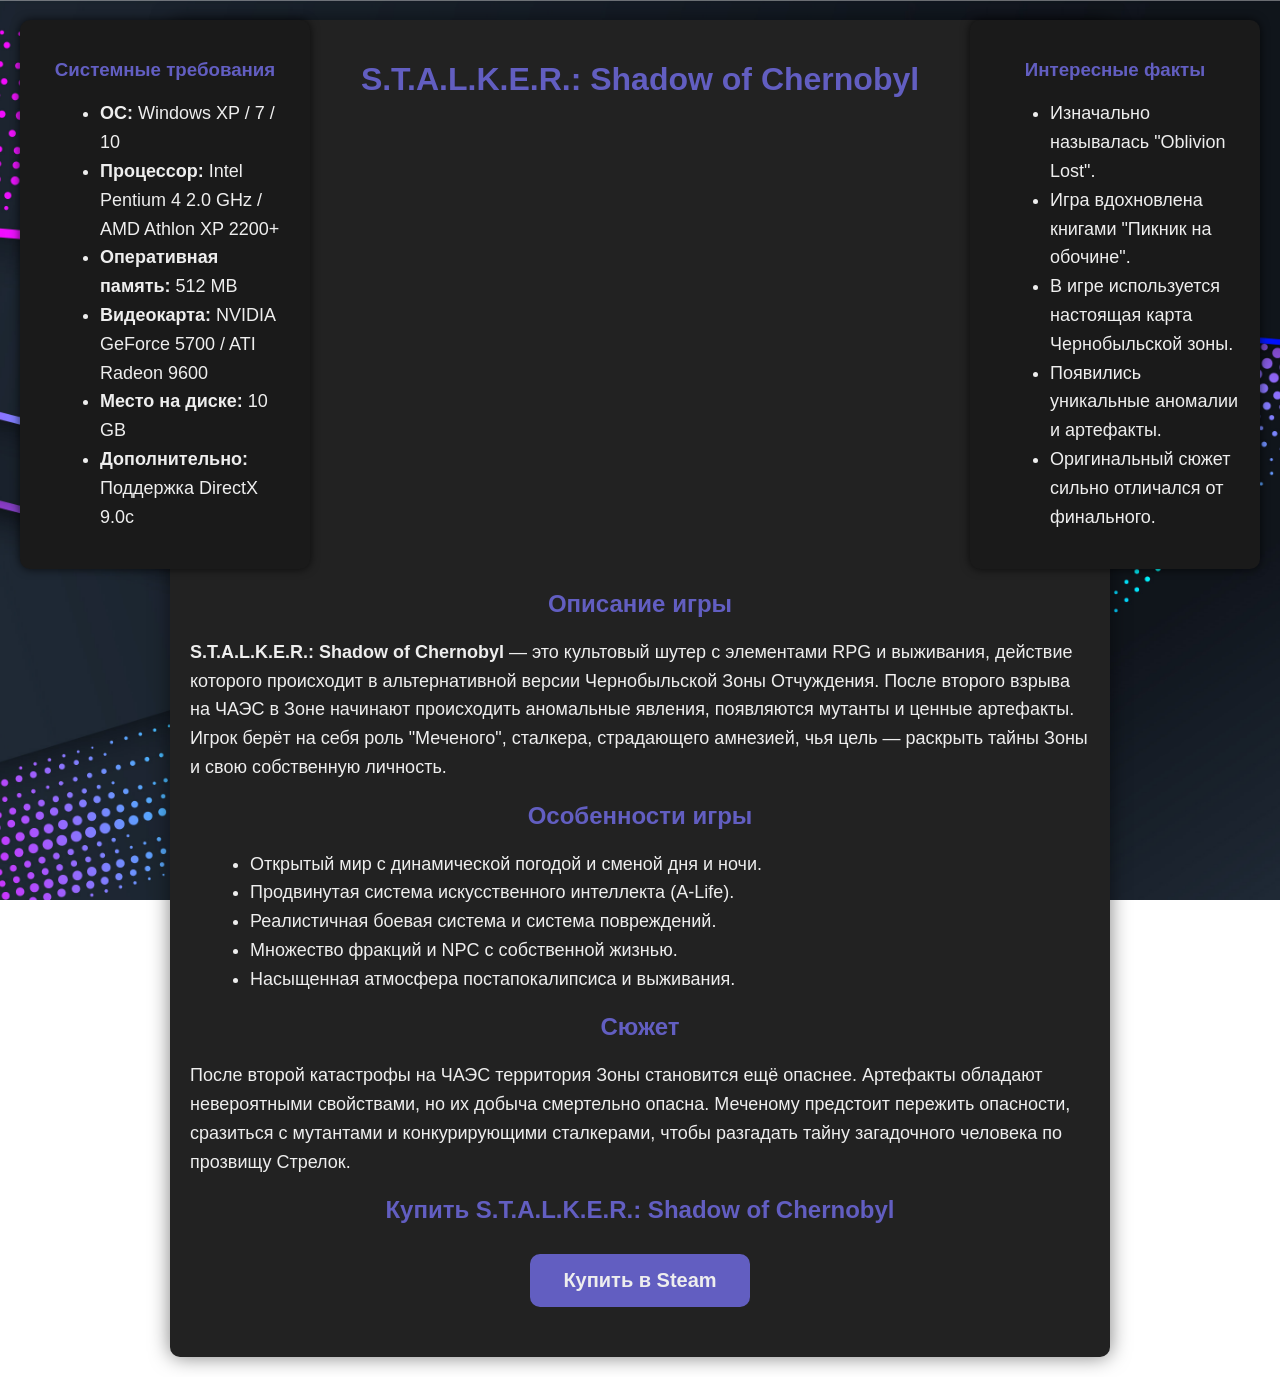
<file: STALKERShadowofChernobyl.html>
<!DOCTYPE html>
<html lang="en">
<head>
    <meta charset="UTF-8">
    <meta name="viewport" content="width=device-width, initial-scale=1.0">
    <link rel="stylesheet" href="okno.css">
    <title>S.T.A.L.K.E.R.: Shadow of Chernobyl</title>
</head>
<body>
    <div class="sidebar left">
        <h3>Системные требования</h3>
        <ul>
            <li><strong>ОС:</strong> Windows XP / 7 / 10</li>
            <li><strong>Процессор:</strong> Intel Pentium 4 2.0 GHz / AMD Athlon XP 2200+</li>
            <li><strong>Оперативная память:</strong> 512 MB</li>
            <li><strong>Видеокарта:</strong> NVIDIA GeForce 5700 / ATI Radeon 9600</li>
            <li><strong>Место на диске:</strong> 10 GB</li>
            <li><strong>Дополнительно:</strong> Поддержка DirectX 9.0c</li>
        </ul>
    </div>

    <div class="sidebar right">
        <h3>Интересные факты</h3>
        <ul>
            <li>Изначально называлась "Oblivion Lost".</li>
            <li>Игра вдохновлена книгами "Пикник на обочине".</li>
            <li>В игре используется настоящая карта Чернобыльской зоны.</li>
            <li>Появились уникальные аномалии и артефакты.</li>
            <li>Оригинальный сюжет сильно отличался от финального.</li>
        </ul>
    </div>

    <div class="content">
        <h1>S.T.A.L.K.E.R.: Shadow of Chernobyl</h1>

        <iframe 
            width="800" 
            height="450" 
            src="https://rutube.ru/play/embed/7ba381e55c55f76c72a781f6fb5185bd//" 
            frameborder="0" 
            allowfullscreen>
        </iframe>

        <h2>Описание игры</h2>
        <p>
            <strong>S.T.A.L.K.E.R.: Shadow of Chernobyl</strong> — это культовый шутер с элементами RPG и выживания, действие которого происходит в альтернативной версии Чернобыльской Зоны Отчуждения.
            После второго взрыва на ЧАЭС в Зоне начинают происходить аномальные явления, появляются мутанты и ценные артефакты.
            Игрок берёт на себя роль "Меченого", сталкера, страдающего амнезией, чья цель — раскрыть тайны Зоны и свою собственную личность.
        </p>

        <h2>Особенности игры</h2>
        <ul>
            <li>Открытый мир с динамической погодой и сменой дня и ночи.</li>
            <li>Продвинутая система искусственного интеллекта (A-Life).</li>
            <li>Реалистичная боевая система и система повреждений.</li>
            <li>Множество фракций и NPC с собственной жизнью.</li>
            <li>Насыщенная атмосфера постапокалипсиса и выживания.</li>
        </ul>

        <h2>Сюжет</h2>
        <p>
            После второй катастрофы на ЧАЭС территория Зоны становится ещё опаснее. Артефакты обладают невероятными свойствами, но их добыча смертельно опасна.
            Меченому предстоит пережить опасности, сразиться с мутантами и конкурирующими сталкерами, чтобы разгадать тайну загадочного человека по прозвищу Стрелок.
        </p>

        <h2>Купить S.T.A.L.K.E.R.: Shadow of Chernobyl</h2>
        <a href="https://store.steampowered.com/app/4500/STALKER_Shadow_of_Chernobyl/" class="buy-button" target="_blank">
            Купить в Steam
        </a>
    </div>
</body>
</html>
</file>
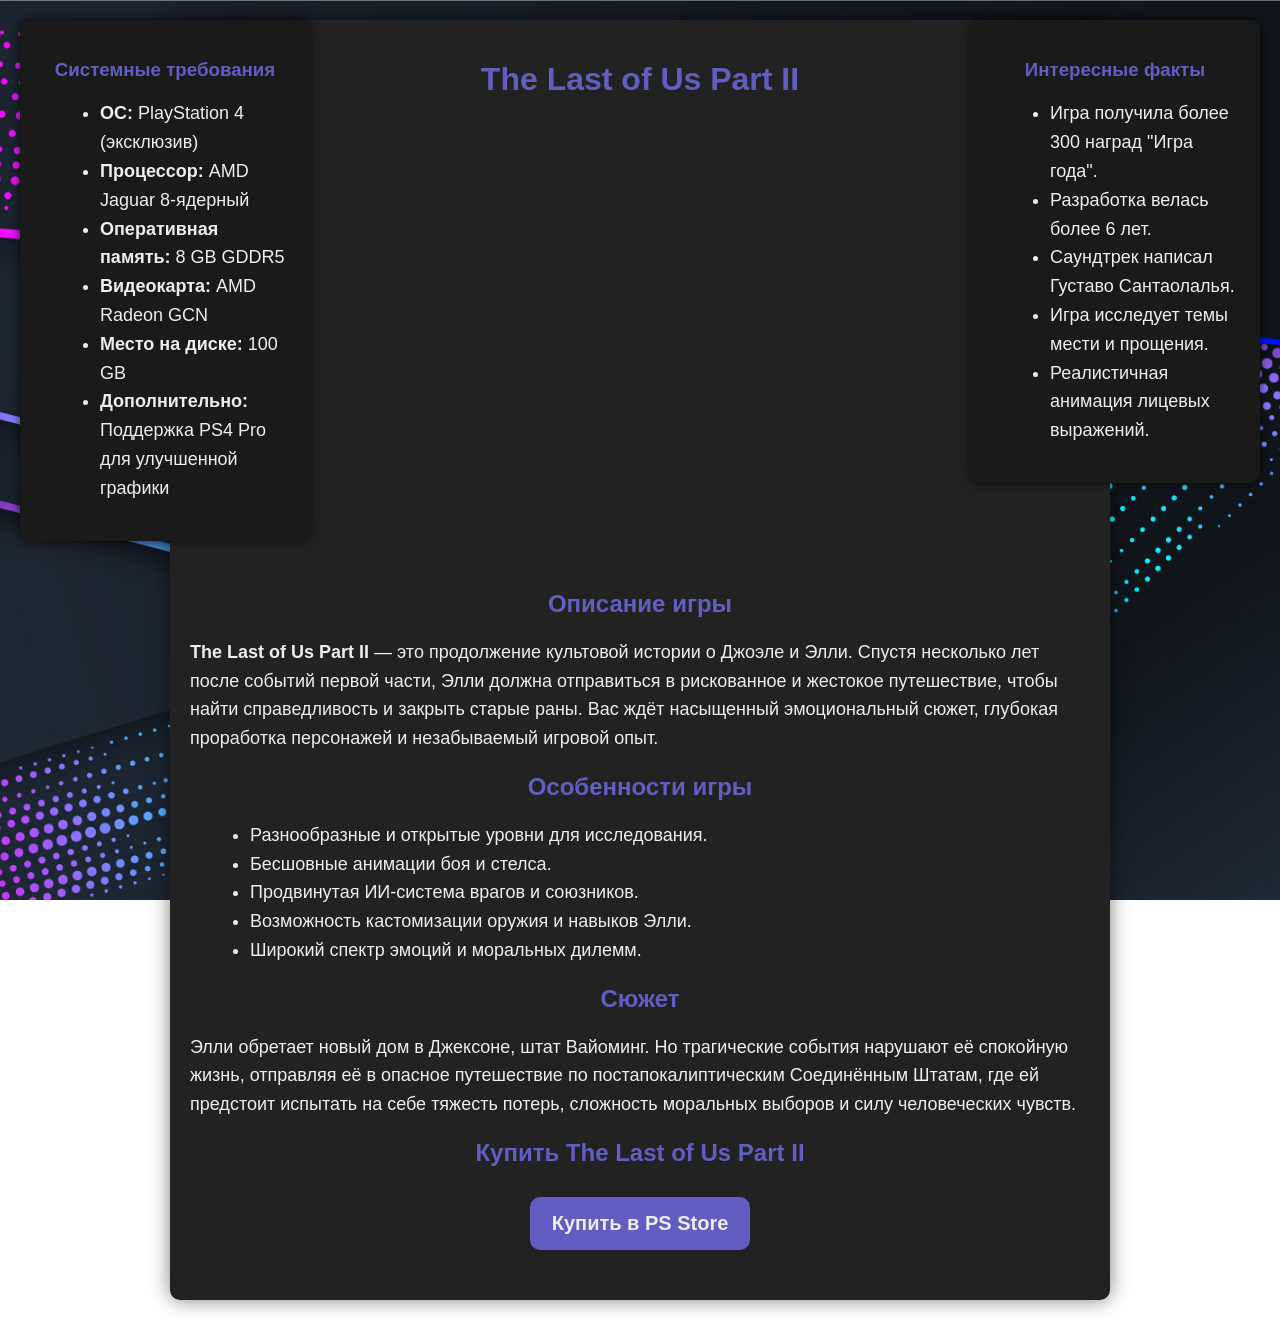
<file: TheLastofUs.html>
<!DOCTYPE html>
<html lang="en">
<head>
    <meta charset="UTF-8">
    <meta name="viewport" content="width=device-width, initial-scale=1.0">
    <link rel="stylesheet" href="okno.css">
    <title>The Last of Us Part 2</title>
</head>
<body>
    <div class="sidebar left">
        <h3>Системные требования</h3>
        <ul>
            <li><strong>ОС:</strong> PlayStation 4 (эксклюзив)</li>
            <li><strong>Процессор:</strong> AMD Jaguar 8-ядерный</li>
            <li><strong>Оперативная память:</strong> 8 GB GDDR5</li>
            <li><strong>Видеокарта:</strong> AMD Radeon GCN</li>
            <li><strong>Место на диске:</strong> 100 GB</li>
            <li><strong>Дополнительно:</strong> Поддержка PS4 Pro для улучшенной графики</li>
        </ul>
    </div>

    <div class="sidebar right">
        <h3>Интересные факты</h3>
        <ul>
            <li>Игра получила более 300 наград "Игра года".</li>
            <li>Разработка велась более 6 лет.</li>
            <li>Саундтрек написал Густаво Сантаолалья.</li>
            <li>Игра исследует темы мести и прощения.</li>
            <li>Реалистичная анимация лицевых выражений.</li>
        </ul>
    </div>

    <div class="content">
        <h1>The Last of Us Part II</h1>

        <iframe 
            width="800" 
            height="450" 
            src="https://rutube.ru/play/embed/fc33d780b3844d68d8158c1de5adc4f0/" 
            frameborder="0" 
            allowfullscreen>
        </iframe>

        <h2>Описание игры</h2>
        <p>
            <strong>The Last of Us Part II</strong> — это продолжение культовой истории о Джоэле и Элли. 
            Спустя несколько лет после событий первой части, Элли должна отправиться в рискованное и жестокое путешествие, 
            чтобы найти справедливость и закрыть старые раны. Вас ждёт насыщенный эмоциональный сюжет, глубокая проработка персонажей и незабываемый игровой опыт.
        </p>

        <h2>Особенности игры</h2>
        <ul>
            <li>Разнообразные и открытые уровни для исследования.</li>
            <li>Бесшовные анимации боя и стелса.</li>
            <li>Продвинутая ИИ-система врагов и союзников.</li>
            <li>Возможность кастомизации оружия и навыков Элли.</li>
            <li>Широкий спектр эмоций и моральных дилемм.</li>
        </ul>

        <h2>Сюжет</h2>
        <p>
            Элли обретает новый дом в Джексоне, штат Вайоминг. Но трагические события нарушают её спокойную жизнь, 
            отправляя её в опасное путешествие по постапокалиптическим Соединённым Штатам, где ей предстоит испытать на себе тяжесть потерь, 
            сложность моральных выборов и силу человеческих чувств.
        </p>

        <h2>Купить The Last of Us Part II</h2>
        <a href="https://store.playstation.com/ru-ru/product/EP9000-CUSA07820_00-THELASTOFUSPART2" class="buy-button" target="_blank">
            Купить в PS Store
        </a>
    </div>
</body>
</html>
</file>
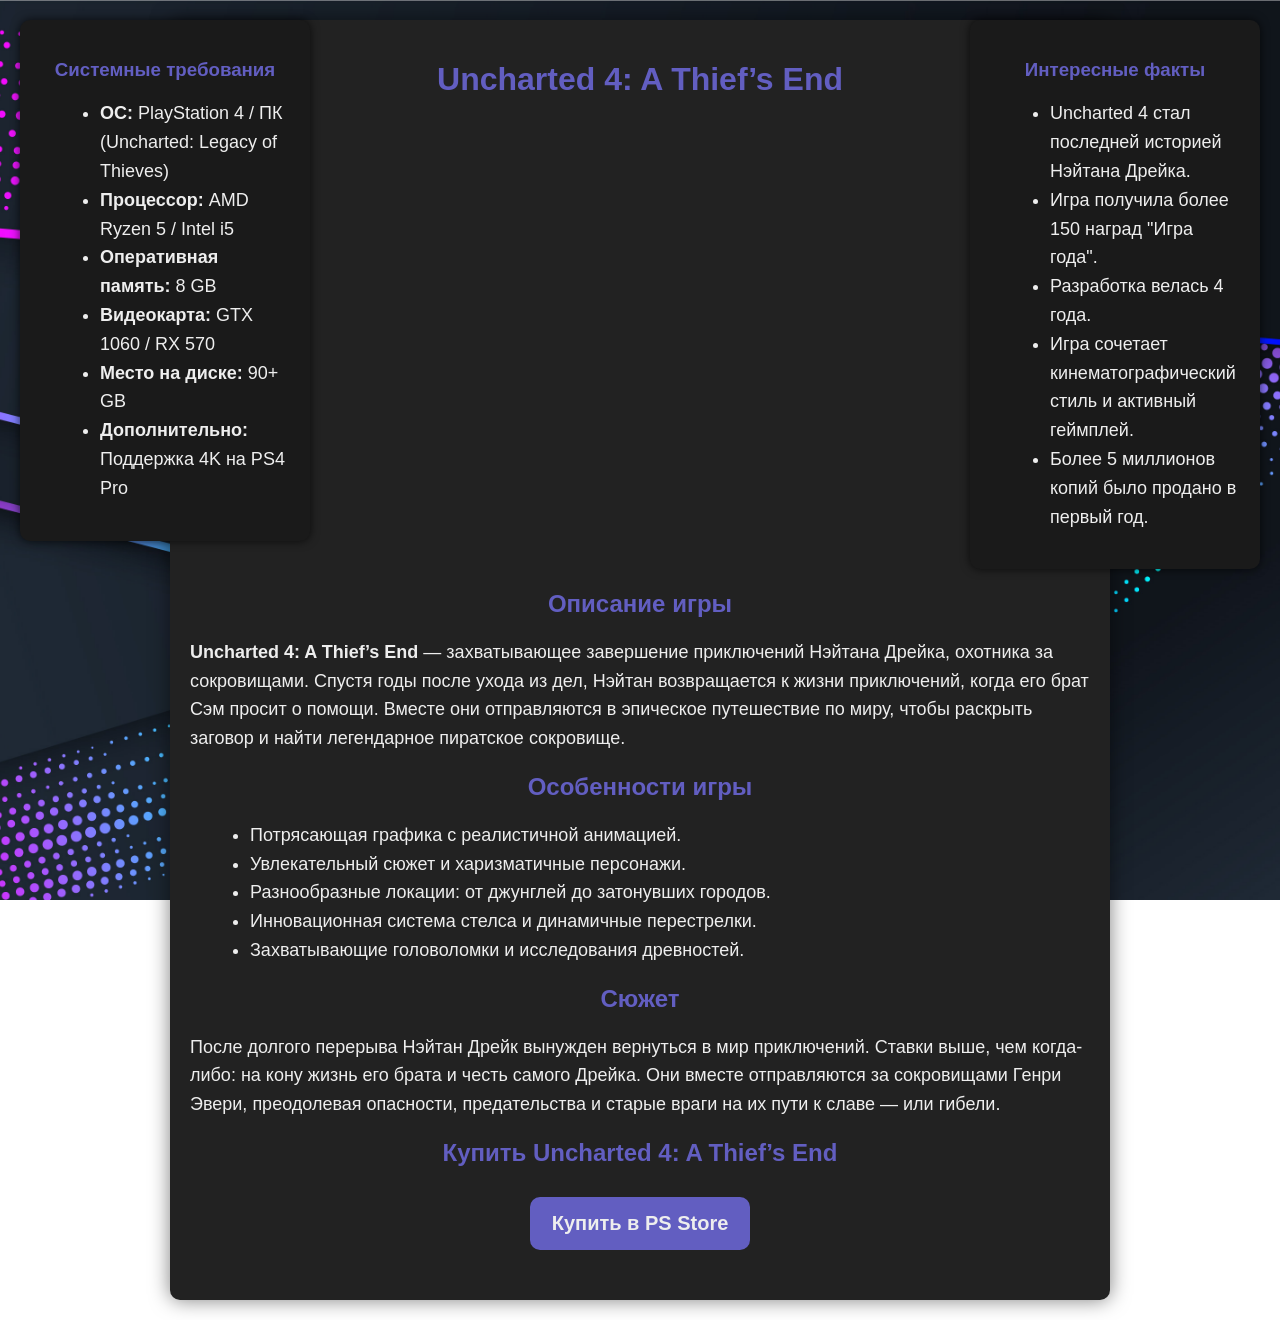
<file: Uncharted.html>
<!DOCTYPE html>
<html lang="en">
<head>
    <meta charset="UTF-8">
    <meta name="viewport" content="width=device-width, initial-scale=1.0">
    <link rel="stylesheet" href="okno.css">
    <title>Uncharted 4: A Thief’s End</title>
</head>
<body>
    <div class="sidebar left">
        <h3>Системные требования</h3>
        <ul>
            <li><strong>ОС:</strong> PlayStation 4 / ПК (Uncharted: Legacy of Thieves)</li>
            <li><strong>Процессор:</strong> AMD Ryzen 5 / Intel i5</li>
            <li><strong>Оперативная память:</strong> 8 GB</li>
            <li><strong>Видеокарта:</strong> GTX 1060 / RX 570</li>
            <li><strong>Место на диске:</strong> 90+ GB</li>
            <li><strong>Дополнительно:</strong> Поддержка 4K на PS4 Pro</li>
        </ul>
    </div>

    <div class="sidebar right">
        <h3>Интересные факты</h3>
        <ul>
            <li>Uncharted 4 стал последней историей Нэйтана Дрейка.</li>
            <li>Игра получила более 150 наград "Игра года".</li>
            <li>Разработка велась 4 года.</li>
            <li>Игра сочетает кинематографический стиль и активный геймплей.</li>
            <li>Более 5 миллионов копий было продано в первый год.</li>
        </ul>
    </div>

    <div class="content">
        <h1>Uncharted 4: A Thief’s End</h1>

        <iframe 
            width="800" 
            height="450" 
            src="https://rutube.ru/play/embed/276f98eade700ee249e752fabb30d890/" 
            frameborder="0" 
            allowfullscreen>
        </iframe>

        <h2>Описание игры</h2>
        <p>
            <strong>Uncharted 4: A Thief’s End</strong> — захватывающее завершение приключений Нэйтана Дрейка,
            охотника за сокровищами. Спустя годы после ухода из дел, Нэйтан возвращается к жизни приключений,
            когда его брат Сэм просит о помощи. Вместе они отправляются в эпическое путешествие по миру,
            чтобы раскрыть заговор и найти легендарное пиратское сокровище.
        </p>

        <h2>Особенности игры</h2>
        <ul>
            <li>Потрясающая графика с реалистичной анимацией.</li>
            <li>Увлекательный сюжет и харизматичные персонажи.</li>
            <li>Разнообразные локации: от джунглей до затонувших городов.</li>
            <li>Инновационная система стелса и динамичные перестрелки.</li>
            <li>Захватывающие головоломки и исследования древностей.</li>
        </ul>

        <h2>Сюжет</h2>
        <p>
            После долгого перерыва Нэйтан Дрейк вынужден вернуться в мир приключений.
            Ставки выше, чем когда-либо: на кону жизнь его брата и честь самого Дрейка.
            Они вместе отправляются за сокровищами Генри Эвери, преодолевая опасности,
            предательства и старые враги на их пути к славе — или гибели.
        </p>

        <h2>Купить Uncharted 4: A Thief’s End</h2>
        <a href="https://store.playstation.com/ru-ru/product/EP9000-CUSA04529_00-UNCHARTED4GAME00" class="buy-button" target="_blank">
            Купить в PS Store
        </a>
    </div>
</body>
</html>
</file>
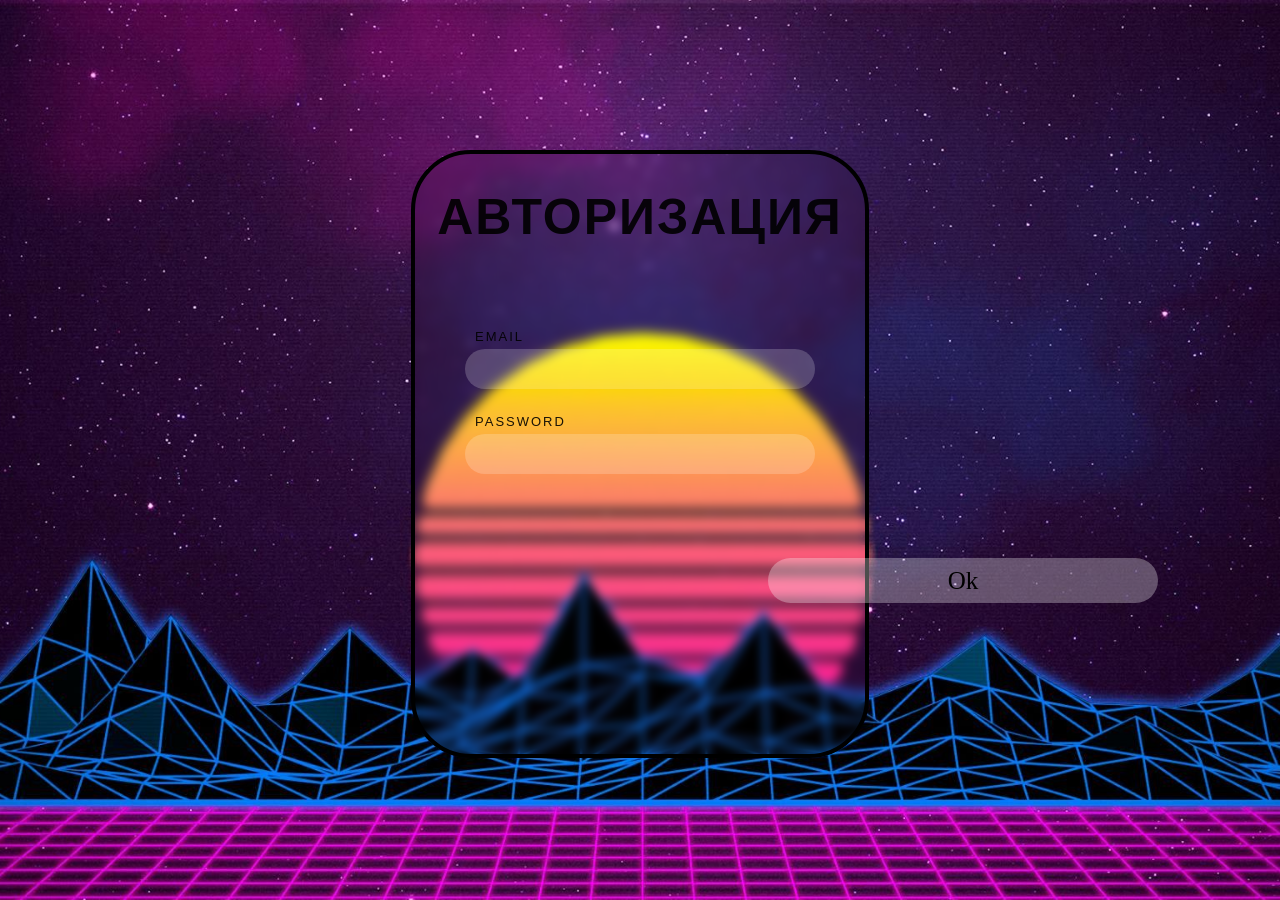
<file: Vhod.html>
<!DOCTYPE html>
<html lang="ru">
<head>
    <meta charset="UTF-8">
    <meta name="viewport" content="width=device-width, initial-scale=1.0">
    <link rel="stylesheet" href="Vhod.css">
    <link rel="icon" href="imge/Brjyrf.png">
    <title></title>
</head>
<body>
    <div class="register">
        <h1>Авторизация</h1>
        <form action="">
            <label>Email</label>
            <input type="email">
            <label for="">Password</label>
            <input type="password">
        </form>
    </div>
    <div class="btn1">
        <a href="index.html" class="ok">Ok</a>
    </div>
</body>
</html>
</file>
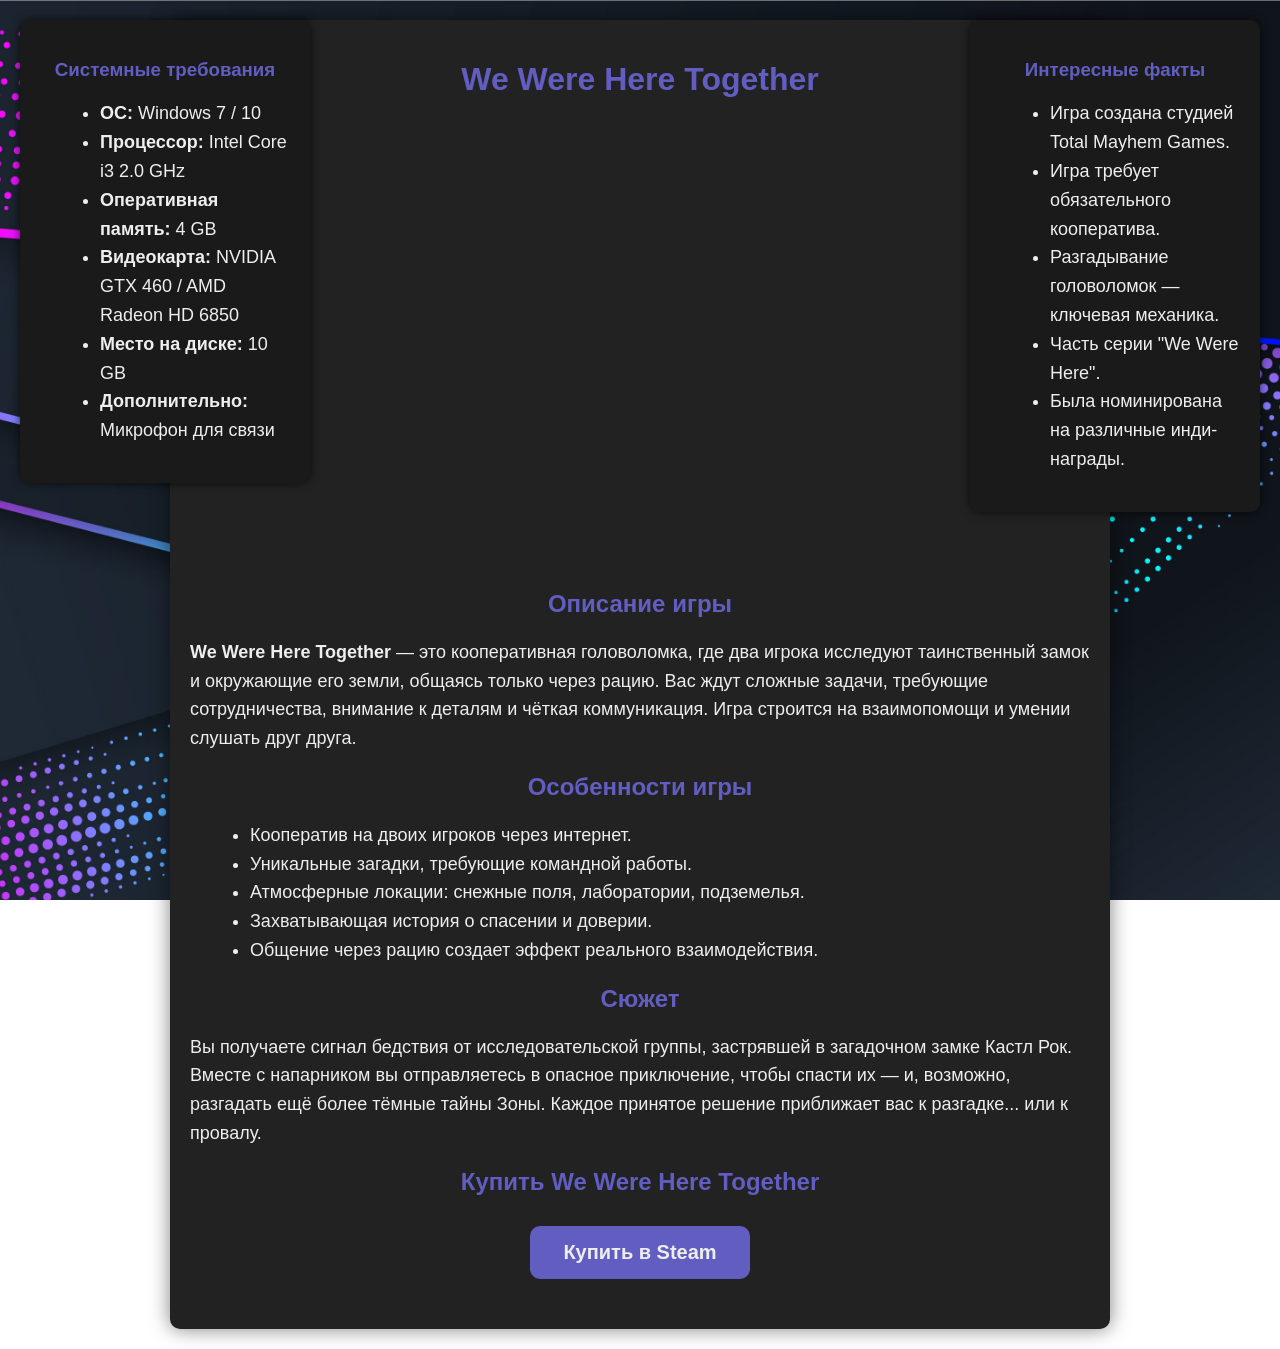
<file: WeWereHereTogether.html>
<!DOCTYPE html>
<html lang="en">
<head>
    <meta charset="UTF-8">
    <meta name="viewport" content="width=device-width, initial-scale=1.0">
    <link rel="stylesheet" href="okno.css">
    <title>We Were Here Together</title>
</head>
<body>
    <div class="sidebar left">
        <h3>Системные требования</h3>
        <ul>
            <li><strong>ОС:</strong> Windows 7 / 10</li>
            <li><strong>Процессор:</strong> Intel Core i3 2.0 GHz</li>
            <li><strong>Оперативная память:</strong> 4 GB</li>
            <li><strong>Видеокарта:</strong> NVIDIA GTX 460 / AMD Radeon HD 6850</li>
            <li><strong>Место на диске:</strong> 10 GB</li>
            <li><strong>Дополнительно:</strong> Микрофон для связи</li>
        </ul>
    </div>

    <div class="sidebar right">
        <h3>Интересные факты</h3>
        <ul>
            <li>Игра создана студией Total Mayhem Games.</li>
            <li>Игра требует обязательного кооператива.</li>
            <li>Разгадывание головоломок — ключевая механика.</li>
            <li>Часть серии "We Were Here".</li>
            <li>Была номинирована на различные инди-награды.</li>
        </ul>
    </div>

    <div class="content">
        <h1>We Were Here Together</h1>

        <iframe 
            width="800" 
            height="450" 
            src="https://rutube.ru/play/embed/918408c3996de72587b72a51c21242aa/" 
            frameborder="0" 
            allowfullscreen>
        </iframe>

        <h2>Описание игры</h2>
        <p>
            <strong>We Were Here Together</strong> — это кооперативная головоломка, где два игрока исследуют таинственный замок и окружающие его земли, общаясь только через рацию.
            Вас ждут сложные задачи, требующие сотрудничества, внимание к деталям и чёткая коммуникация. Игра строится на взаимопомощи и умении слушать друг друга.
        </p>

        <h2>Особенности игры</h2>
        <ul>
            <li>Кооператив на двоих игроков через интернет.</li>
            <li>Уникальные загадки, требующие командной работы.</li>
            <li>Атмосферные локации: снежные поля, лаборатории, подземелья.</li>
            <li>Захватывающая история о спасении и доверии.</li>
            <li>Общение через рацию создает эффект реального взаимодействия.</li>
        </ul>

        <h2>Сюжет</h2>
        <p>
            Вы получаете сигнал бедствия от исследовательской группы, застрявшей в загадочном замке Кастл Рок. 
            Вместе с напарником вы отправляетесь в опасное приключение, чтобы спасти их — и, возможно, разгадать ещё более тёмные тайны Зоны.
            Каждое принятое решение приближает вас к разгадке... или к провалу.
        </p>

        <h2>Купить We Were Here Together</h2>
        <a href="https://store.steampowered.com/app/865360/We_Were_Here_Together/" class="buy-button" target="_blank">
            Купить в Steam
        </a>
    </div>
</body>
</html>
</file>
<file: style.css>
body{
    font-family: 'Franklin Gothic Medium', 'Arial Narrow', Arial, sans-serif;
    background-image: url(imge/3400828.jpg);
    background-size: cover;
    background-attachment: fixed;
    background-position: center;
    color: white;
    margin: 0px;
}

h1{
    font-size: 60px;    
    text-align: center;
}

.reg{
    display: inline-block;
    margin-right: 30px;
    width: 110px;
    height: 55px;
    border: 2px solid #7559c0;
    align-content: center;
    text-align: center;
    border-radius: 30px;
}
.aft{
    display: inline-block;
    width: 110px;
    height: 55px;
    border: 2px solid #7559c0;
    align-content: center;
    text-align: center;
    border-radius: 30px;
}

nav{
    position: fixed;
    top: 45px;
    left: 1600px;
}

nav a{
    text-decoration: none;
    color: rgb(112, 33, 216);
}

.reg:hover{
    background-color: #7559c0;
    transition: 0.5s;
    a{
        color: white;
        transition: 0.5s;
    }
}

.aft:hover{
    background-color: #7559c0;
    transition: 0.5s;
    a{
        color: white;
        transition: 0.5s;
    }
}

.PC{
    font-size: 50px;
    text-align: center;
    margin-top: 100px;
    margin-bottom: 100px;
}

.game{
    border-radius: 20px;
    display: flex;
    margin: auto;
    margin-bottom: 50px;
    padding: 10px;
    width: 1000px;
    height: 300px;
    box-shadow: 0 0 20px rgba(0,0,0,0.5);
    background-color: #222;
    transition: transform 0.3s;
}

.game:hover{
    transform: scale(1.2);
}


img{
    width: 230px;
    display: inline-block;
    border-radius: 18px;
}


img{
    width: 215px;
    padding: 10px;
    display: flex;
}

.buy{
    width: 130px;
    height: 50px;
    text-align: center;
    align-content: center;
    background-color: black;
    border-radius: 50px;
    position: relative;
    top: 244px;
    right: 220px;
}
.buy a{
    text-decoration: none;
    color: white;
}

.platy{
    width: 150px;
    height: 50px;
    text-align: center;
    align-content: center;
    background-color: black;
    color: white;
    border-radius: 50px;
    position: relative;
    top: 244px;
    right: 205px;
}

.history{
    font-size: 16px;
    padding-top: 70px;
}

footer{
    background-color: black;
    height: 100px;
    margin: 0px;
    font-size: 20px;
    text-align: center;
    align-content: center;
}

span{
    color: #625ec1;
}
</file>
<file: okno.css>
body{
    background-image: url(imge/3400828.jpg);
    background-size: cover;
    background-attachment: fixed;
    background-position: center;
    font-family: Arial, sans-serif;
    color: #eee;
    margin: 0;
    padding: 0;
    display: flex;
    justify-content: center;
}

.sidebar {
    width: 250px;
    background-color: #1a1a1a;
    padding: 20px;
    box-shadow: 0 0 10px rgba(0,0,0,0.7);
    border-radius: 10px;
    position: fixed;
    top: 20px;
}
.sidebar.left {
    left: 20px;
}
.sidebar.right {
    right: 20px;
}
.content {
    max-width: 900px;
    margin: 20px auto;
    background-color: #222;
    padding: 20px;
    border-radius: 10px;
    box-shadow: 0 0 20px rgba(0,0,0,0.5);
}
h1, h2, h3 {
    text-align: center;
    color: #625ec1;
}
p, li {
    font-size: 18px;
    line-height: 1.6;
}
iframe {
    display: block;
    margin: 20px auto;
    border-radius: 10px;
}
ul {
    margin-left: 20px;
    font-size: 18px;
}
.buy-button {
    display: block;
    width: 220px;
    margin: 30px auto;
    padding: 15px 0;
    background-color: #625ec1;
    color: #eee;
    text-align: center;
    text-decoration: none;
    font-weight: bold;
    font-size: 20px;
    border-radius: 10px;
    transition: background-color 0.3s ease;
}
</file>
<file: RegisterStyle.css>
body{
    font-family: Arial, Helvetica, sans-serif;
    background-image: url("imge/Задний\ фон.jpg");
    background-attachment: fixed;
    background-size: cover;
    background-position: center;
}

.register{
    border: solid black 4px;
    border-radius: 60px;
    backdrop-filter: blur(5px);
    width: 450px;
    height: 600px;
    margin-right: auto;
    margin-left: auto;
    margin-top: 150px;
    overflow: hidden;
    animation: Register 5s ease infinite;
}

.register h1{
    color: rgba(0, 0, 0, 0.9);
    font-size: 50px;
    text-align: center;
    text-transform: uppercase;
    letter-spacing: 2px;
}

form{
    display: block;
    box-sizing: border-box;
    padding: 50px;
    width: 100%;
    height: 100%;
    flex-direction: column;
    display: flex;
    gap: 5px;
}

label{
    color: rgba(0, 0, 0, 0.9);
    text-transform: uppercase;
    font-size: 13px;
    letter-spacing: 2px;        
    padding-left: 10px;
}

input{
    background: rgba(255, 255, 255, 0.2);
    height: 40px;
    line-height: 40px;
    border-radius: 20px;
    padding: 0px 20px;
    border: none;
    margin-bottom: 20px;
}

.btn1{
    display: inline-block;
    width: 390px;
    height: 45px;
    background-color: rgba(255, 255, 255, 0.3);
    align-content: center;
    text-align: center;
    border-radius: 50px;
    position: relative;
    left: 760px;
    bottom: 200px;
}

a{
    font-size: 25px;
    align-content: center;
    font-family: 'Lucida Sans';
    text-decoration: none;
    color: black;
}

.akk{
    text-align: center;
    position: relative;
    top: 140px;
}

.btn{
    display: inline-block;
    width: 390px;
    height: 45px;
    background-color: rgba(255, 255, 255, 0.3);
    align-content: center;
    text-align: center;
    border-radius: 50px;
    position: relative;
    left: 365px;
    bottom: 70px;
}

@keyframes Register {
    0% {border-color: black;}
    25% {border-color: blueviolet;}
    50% {border-color: blue;}
    75% {border-color: #d63bd6;}
    100% {border-color: #29071f;}
}
</file>
<file: Vhod.css>
body{
    font-family: Arial, Helvetica, sans-serif;
    background-image: url("imge/Задний\ фон.jpg");
    background-attachment: fixed;
    background-size: cover;
    background-position: center;
}

.register{
    border: solid black 4px;
    border-radius: 60px;
    backdrop-filter: blur(5px);
    width: 450px;
    height: 600px;
    margin-right: auto;
    margin-left: auto;
    margin-top: 150px;
    overflow: hidden;
    animation: Register 5s ease infinite;
}

.register h1{
    color: rgba(0, 0, 0, 0.9);
    font-size: 50px;
    text-align: center;
    text-transform: uppercase;
    letter-spacing: 2px;
}

form{
    display: block;
    box-sizing: border-box;
    padding: 50px;
    width: 100%;
    height: 100%;
    flex-direction: column;
    display: flex;
    gap: 5px;
}

label{
    color: rgba(0, 0, 0, 0.9);
    text-transform: uppercase;
    font-size: 13px;
    letter-spacing: 2px;
    padding-left: 10px;
}

input{
    background: rgba(255, 255, 255, 0.2);
    height: 40px;
    line-height: 40px;
    border-radius: 20px;
    padding: 0px 20px;
    border: none;
    margin-bottom: 20px;
}

.btn1{
    display: inline-block;
    width: 390px;
    height: 45px;
    background-color: rgba(255, 255, 255, 0.3);
    align-content: center;
    text-align: center;
    border-radius: 50px;
    position: relative;
    left: 760px;
    bottom: 200px;
}

a{
    font-size: 25px;
    align-content: center;
    font-family: 'Lucida Sans';
    text-decoration: none;
    color: black;
}

@keyframes Register {
    0% {border-color: black;}
    25% {border-color: blueviolet;}
    50% {border-color: blue;}
    75% {border-color: #d63bd6;}
    100% {border-color: #29071f;}
}
</file>
